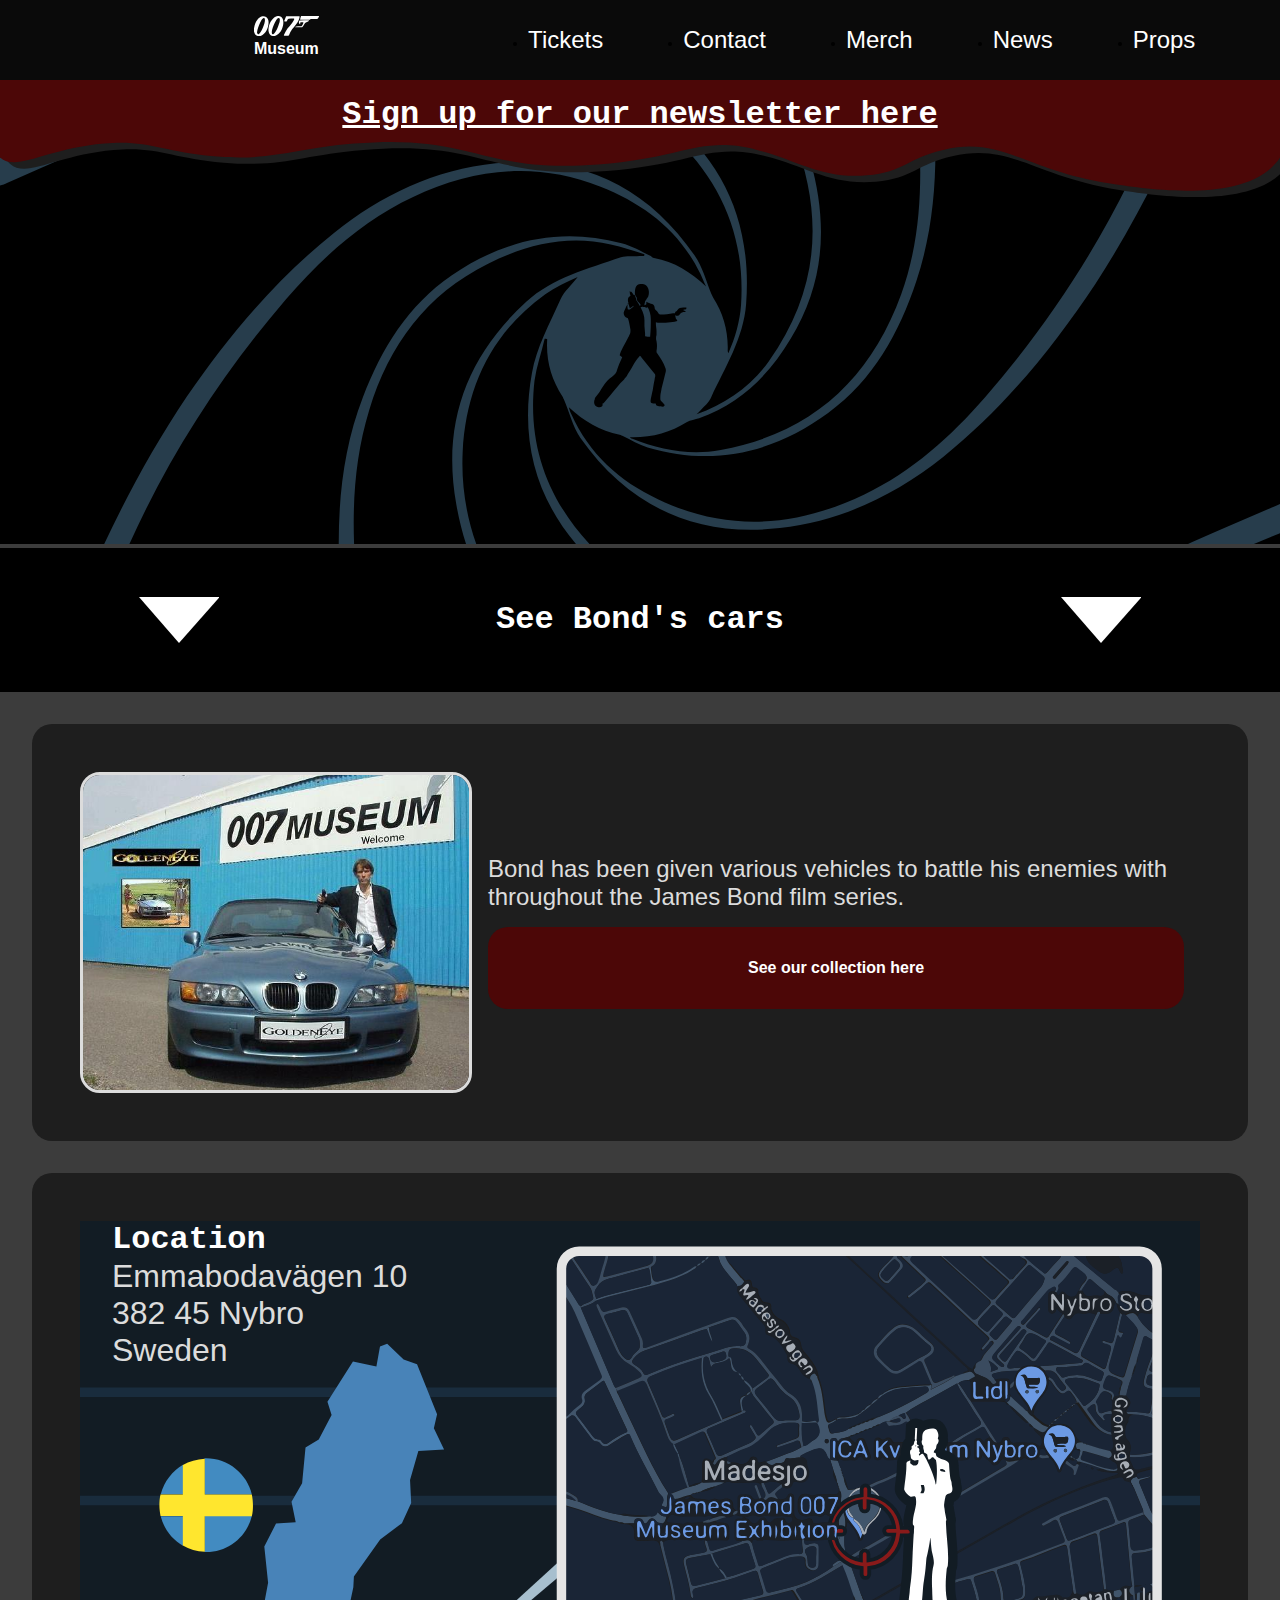
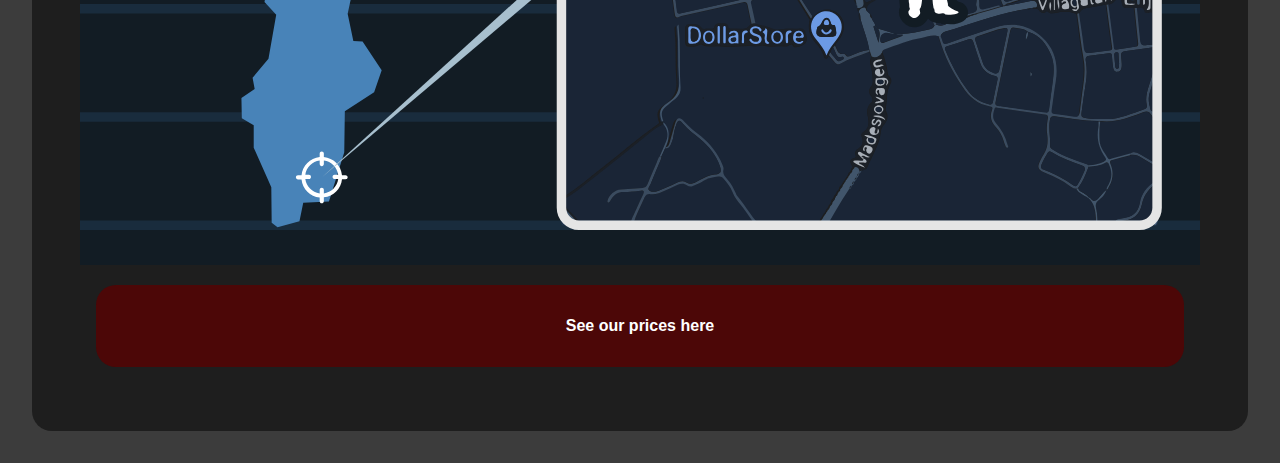
<file: index.html>
<!DOCTYPE html>
<html>
  <head>
    <link rel="stylesheet" href="style.css">
    <title>007museum.com</title>
    <script src="nav.js" defer></script>
  </head>
  
  <header class="primary-header flex sticky">
    <div></div>
    <div class="logo first-logo">
      <a href="index.html">
        <img src="images/007logo.svg">
        <h1>Museum</h1>
      </a>
    </div>

    <button aria-controls="primary-navigation" 
    aria-expanded="false" class="mobile-nav-toggle">
      <span 
        class="sr-only">Menu</span>
    </button>

    <nav>
      <ul data-visible="false" id="primary-navigation" class="primary-navigation flex">
        <li class="nav-link"><a href="tickets.html">Tickets</a></li>
        <li class="nav-link"><a href="contact.html">Contact</a></li>
        <li class="nav-link"><a href="merch.html">Merch</a></li>
        <li class="nav-link"><a href="news.html">News</a></li>
        <li class="nav-link"><a href="props.html">Props</a></li>
      </ul>
    </nav>
  </header>

  <body>
    <div id="primary-container-index" class="primary-container">
      <div id="overlay" class="hidden"></div>
      <div class="container">
        <h2 class="call-to-action"><a href="newsletter.html">Sign up for our newsletter here</a></h2>
        <picture>
          <source srcset="images/gunbarrel-dt.svg" media="(min-width: 70em)"/>
          <img class="gunbarrel" src="images/gunbarrel.svg" alt="Bond shooting through a gunbarrel, towards you.">
        </picture>
      </div>

      <div id="come-see" class="flex">
        <img class="arrow" src="images/down.svg" alt="Arrow pointing down.">
        <h2>See Bond's cars</h2>
        <img class="arrow" src="images/down.svg" alt="Arrow pointing down.">
      </div>

      <div class="description flex">
        <img src="images/bmwz3.jpg" alt="BMW Z3, car from Goldeneye, next to the owner of the museum.">
        <div>
          <p>Bond has been given various 
            vehicles to battle his enemies with throughout the James Bond film series. 
          </p>
          <div class="see-btn">
            <h1>
              <a href="props.html">See our collection here</a>
            </h1>
          </div>
        </div>
      </div>

      <div class="container map flex">

        <div class="address">
          <h2>Location</h2>
          <p>Emmabodavägen 10</p>
          <p>382 45 Nybro</p>
          <p>Sweden</p>
        </div>
        <picture class="map-image">
          <source srcset="images/map-dt.svg" media="(min-width: 70em)"/>
          <img src="images/map_adr_above.svg" alt="A map marking the location of Nybro James Bond Museum">
        </picture>
        <div class="see-btn">
          <h1>
            <a href="tickets.html">See our prices here</a>
          </h1>
          
        </div>
      </div>
    </div>
  </body>
</html>
</file>
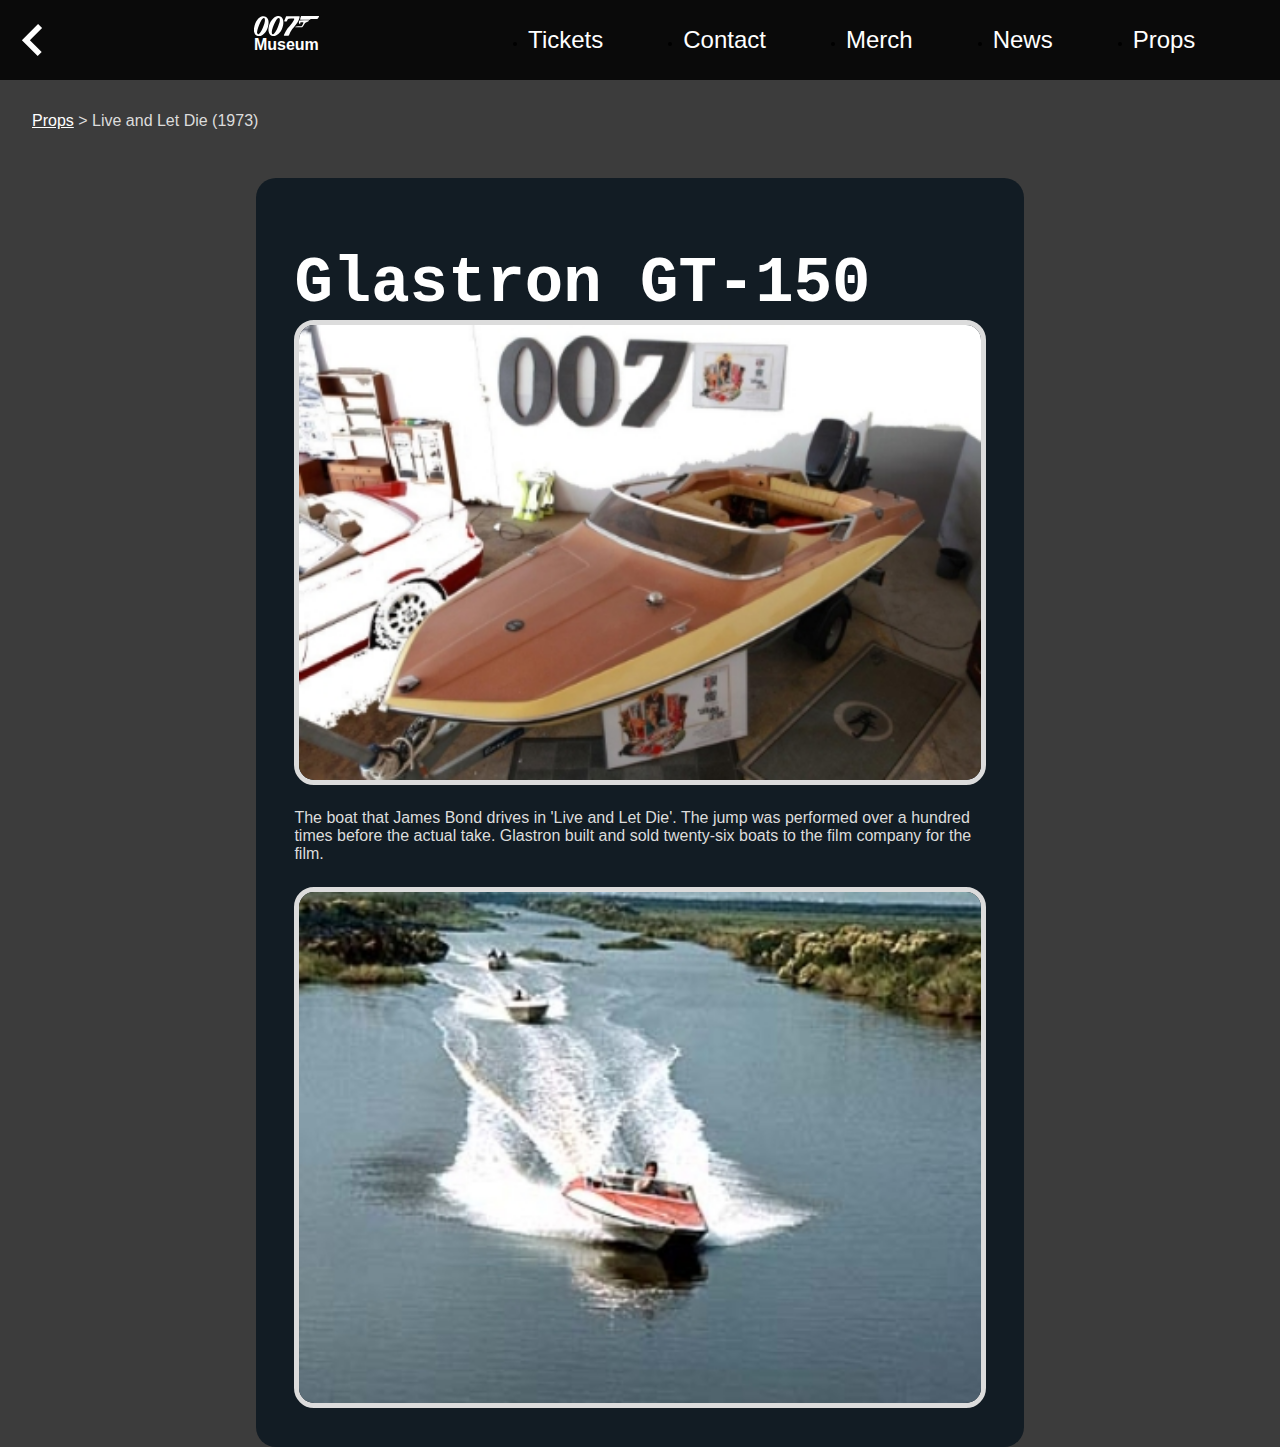
<file: 1973.html>
<html>
  <head>
    <link rel="stylesheet" href="style.css">
    <title>Glastron GT-150</title>
    <script src="nav.js" defer></script>
  </head>
  <header class="primary-header flex sticky">
    <a href="props.html">
      <img class="back" src="images/back.svg" alt="Back arrow">
    </a>
    <div class="logo">
      <a href="index.html">
        <img src="images/007logo.svg">
        <h1>Museum</h1>
      </a>
    </div>

    <button aria-controls="primary-navigation" 
    aria-expanded="false" class="mobile-nav-toggle">
      <span 
        class="sr-only">Menu</span>
    </button>

    <nav>
      <ul data-visible="false" id="primary-navigation" class="primary-navigation flex">
        <li class="nav-link"><a href="tickets.html">Tickets</a></li>
        <li class="nav-link"><a href="contact.html">Contact</a></li>
        <li class="nav-link"><a href="merch.html">Merch</a></li>
        <li class="nav-link"><a href="news.html">News</a></li>
        <li class="nav-link"><a href="props.html">Props</a></li>
      </ul>
    </nav>
  </header>
  <body>
    <div id="overlay" class="hidden"></div>
    <div class="primary-container">
      <div class="breadcrumbs">
        <p><a class="crumb-link" href="props.html">Props</a> > Live and Let Die (1973)</p>
      </div>

      <div class="news-column">
        <div class="news-article">
          <div class="date-headline flex">
            <h3>Glastron GT-150</h3>
          </div>
          <img class="vehicle-img" src="images/Glastron_GT-150_1.jpg" alt="Glastron_GT-150_1">
          <p>
            The boat that James Bond drives in 'Live and Let Die'. 
            The jump was performed over a hundred times before 
            the actual take. Glastron built and sold twenty-six 
            boats to the film company for the film.
          </p>
          <img class="vehicle-img" src="images/Glastron_GT-150_2.jpg" alt="Glastron_GT-150_1">
        </div>
      </div>
    </div>
  </body>
</html>
</file>
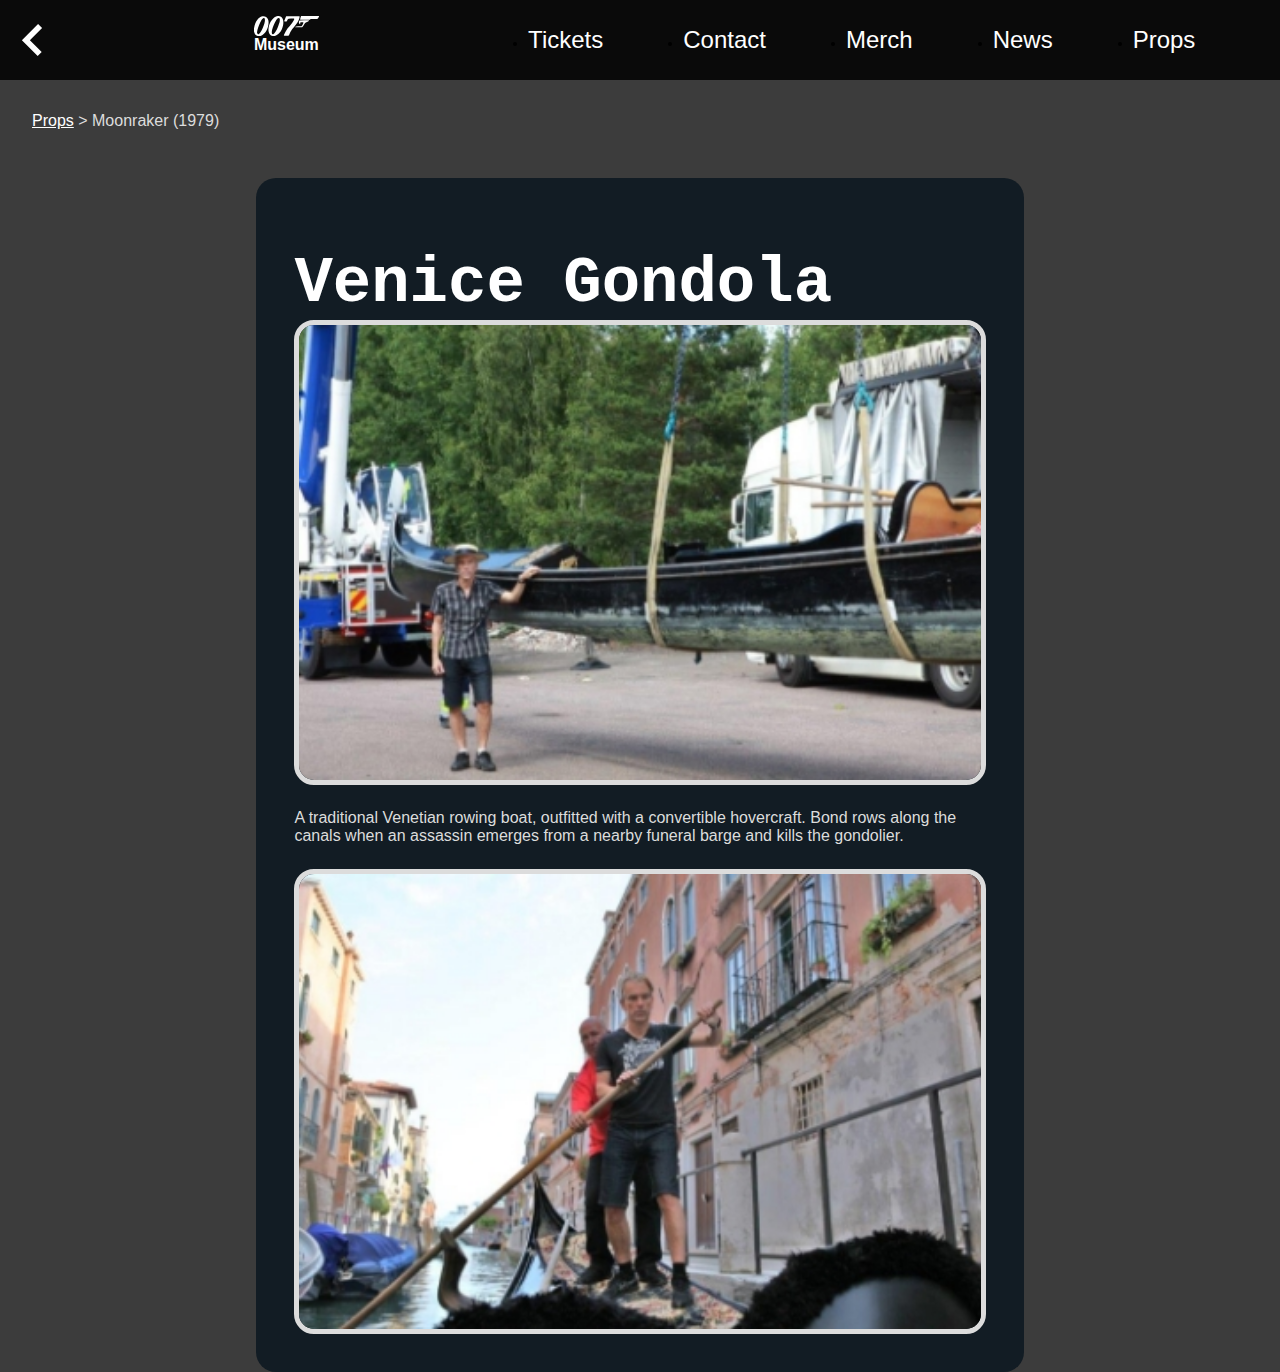
<file: 1979.html>
<html>
  <head>
    <link rel="stylesheet" href="style.css">
    <title>Venice Gondola</title>
    <script src="nav.js" defer></script>
  </head>
  <header class="primary-header flex sticky">
    <a href="props.html">
      <img class="back" src="images/back.svg" alt="Back arrow">
    </a>
    <div class="logo">
      <a href="index.html">
        <img src="images/007logo.svg">
        <h1>Museum</h1>
      </a>
    </div>

    <button aria-controls="primary-navigation" 
    aria-expanded="false" class="mobile-nav-toggle">
      <span 
        class="sr-only">Menu</span>
    </button>

    <nav>
      <ul data-visible="false" id="primary-navigation" class="primary-navigation flex">
        <li class="nav-link"><a href="tickets.html">Tickets</a></li>
        <li class="nav-link"><a href="contact.html">Contact</a></li>
        <li class="nav-link"><a href="merch.html">Merch</a></li>
        <li class="nav-link"><a href="news.html">News</a></li>
        <li class="nav-link"><a href="props.html">Props</a></li>
      </ul>
    </nav>
  </header>
  <body>
    <div id="overlay" class="hidden"></div>
    <div class="primary-container">
      <div class="breadcrumbs">
        <p><a class="crumb-link" href="props.html">Props</a> > Moonraker (1979)</p>
      </div>

      <div class="news-column">
        <div class="news-article">
          <div class="date-headline flex">
            <h3>Venice Gondola</h3>
          </div>
          <img class="vehicle-img" src="images/Venice_Gondola_1.jpg" alt="BMW Z3 Roadster">
          <p>
            A traditional Venetian rowing boat, 
            outfitted with a convertible hovercraft. 
            Bond rows along the canals when an assassin 
            emerges from a nearby funeral barge and kills 
            the gondolier. 
          </p>
          <img class="vehicle-img" src="images/Venice_Gondola_2.jpg" alt="BMW Z3 Roadster">
        </div>
      </div>
    </div>
  </body>
</html>
</file>
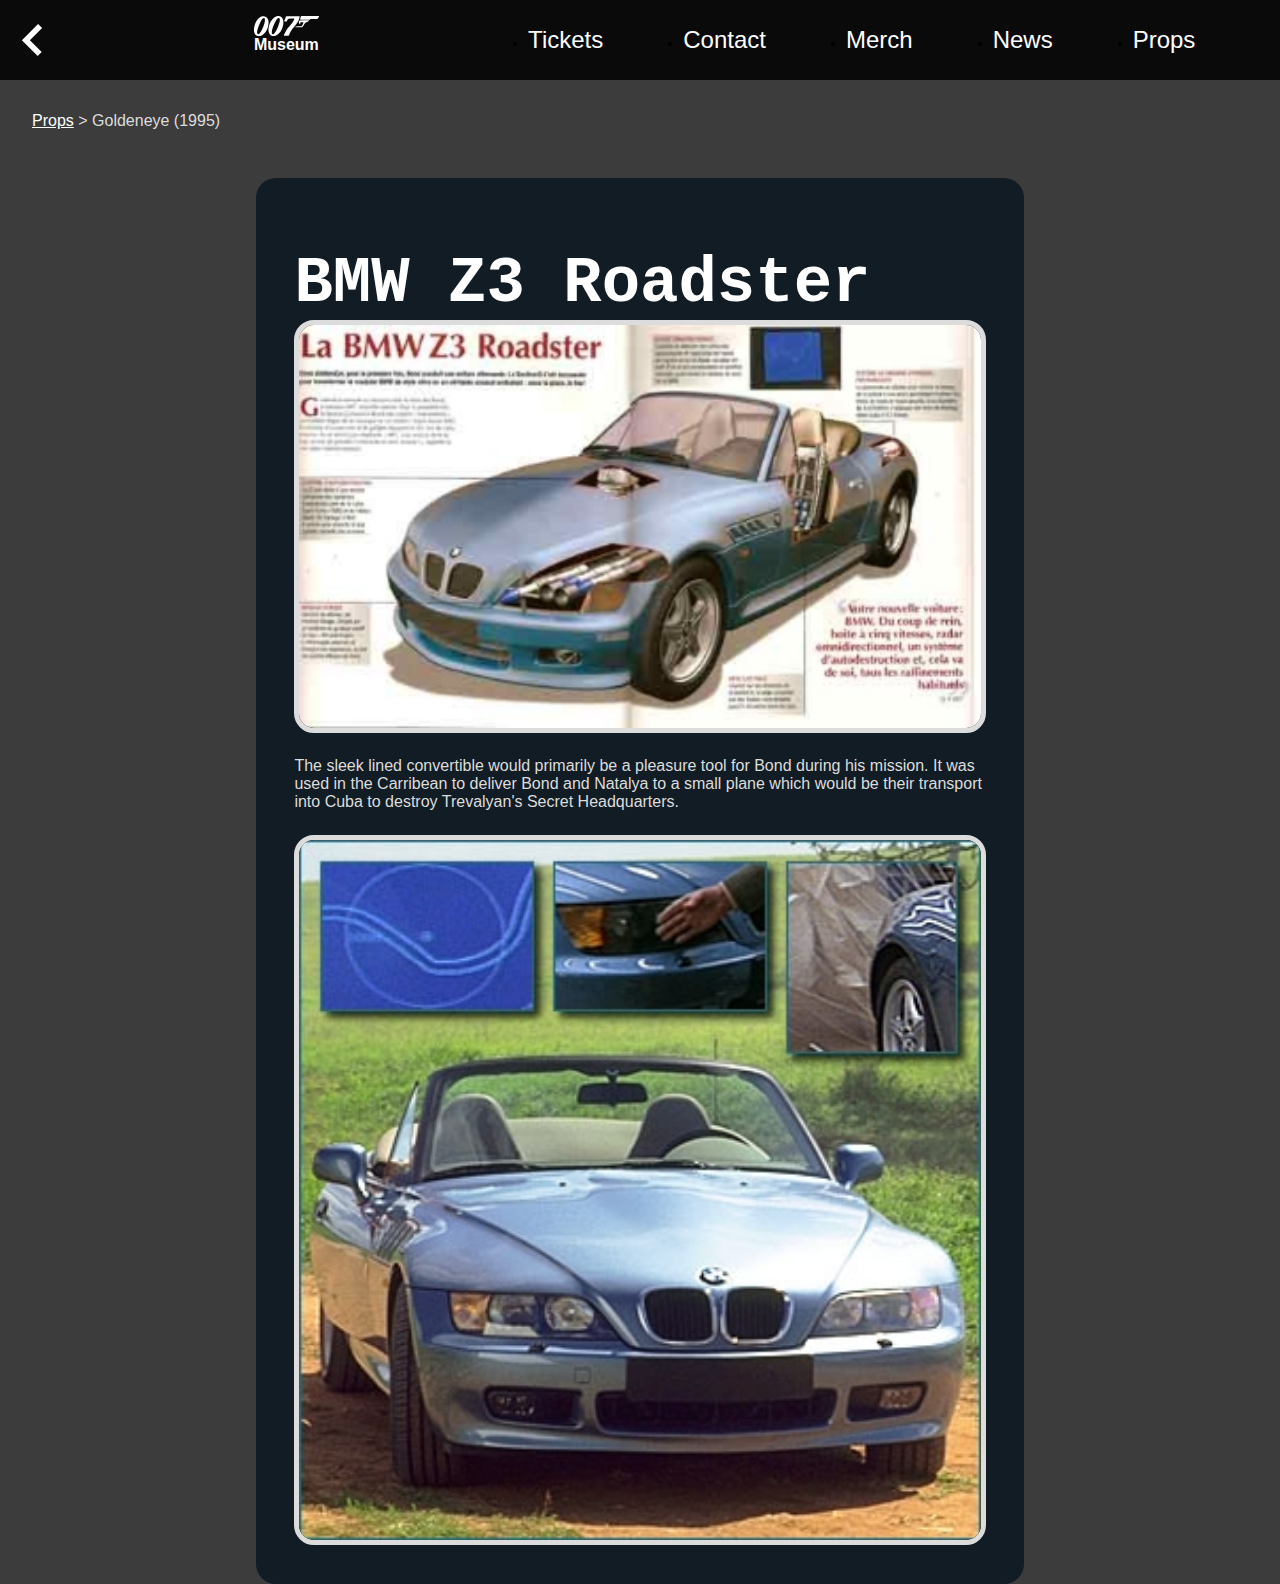
<file: 1995.html>
<html>
  <head>
    <link rel="stylesheet" href="style.css">
    <title>BMW Z3 Roadster</title>
    <script src="nav.js" defer></script>
  </head>
  <header class="primary-header flex sticky">
    <a href="props.html">
      <img class="back" src="images/back.svg" alt="Back arrow">
    </a>
    <div class="logo">
      <a href="index.html">
        <img src="images/007logo.svg">
        <h1>Museum</h1>
      </a>
    </div>

    <button aria-controls="primary-navigation" 
    aria-expanded="false" class="mobile-nav-toggle">
      <span 
        class="sr-only">Menu</span>
    </button>

    <nav>
      <ul data-visible="false" id="primary-navigation" class="primary-navigation flex">
        <li class="nav-link"><a href="tickets.html">Tickets</a></li>
        <li class="nav-link"><a href="contact.html">Contact</a></li>
        <li class="nav-link"><a href="merch.html">Merch</a></li>
        <li class="nav-link"><a href="news.html">News</a></li>
        <li class="nav-link"><a href="props.html">Props</a></li>
      </ul>
    </nav>
  </header>
  <body>
    <div id="overlay" class="hidden"></div>
    <div class="primary-container">
      <div class="breadcrumbs">
        <p><a class="crumb-link" href="props.html">Props</a> > Goldeneye (1995)</p>
      </div>

      <div class="news-column">
        <div class="news-article">
          <div class="date-headline flex">
            <h3>BMW Z3 Roadster</h3>
          </div>
          <img class="vehicle-img" src="images/BMW_Z3_Roadster_1.jpg" alt="BMW Z3 Roadster">
          <p>
            The sleek lined convertible would primarily 
            be a pleasure tool for Bond during his mission. 
            It was used in the Carribean to deliver Bond and 
            Natalya to a small plane which would be their 
            transport into Cuba to destroy Trevalyan's 
            Secret Headquarters.
          </p>
          <img class="vehicle-img" src="images/BMW_Z3_Roadster_2.jpg" alt="BMW Z3 Roadster">
        </div>
      </div>
    </div>
  </body>
</html>
</file>
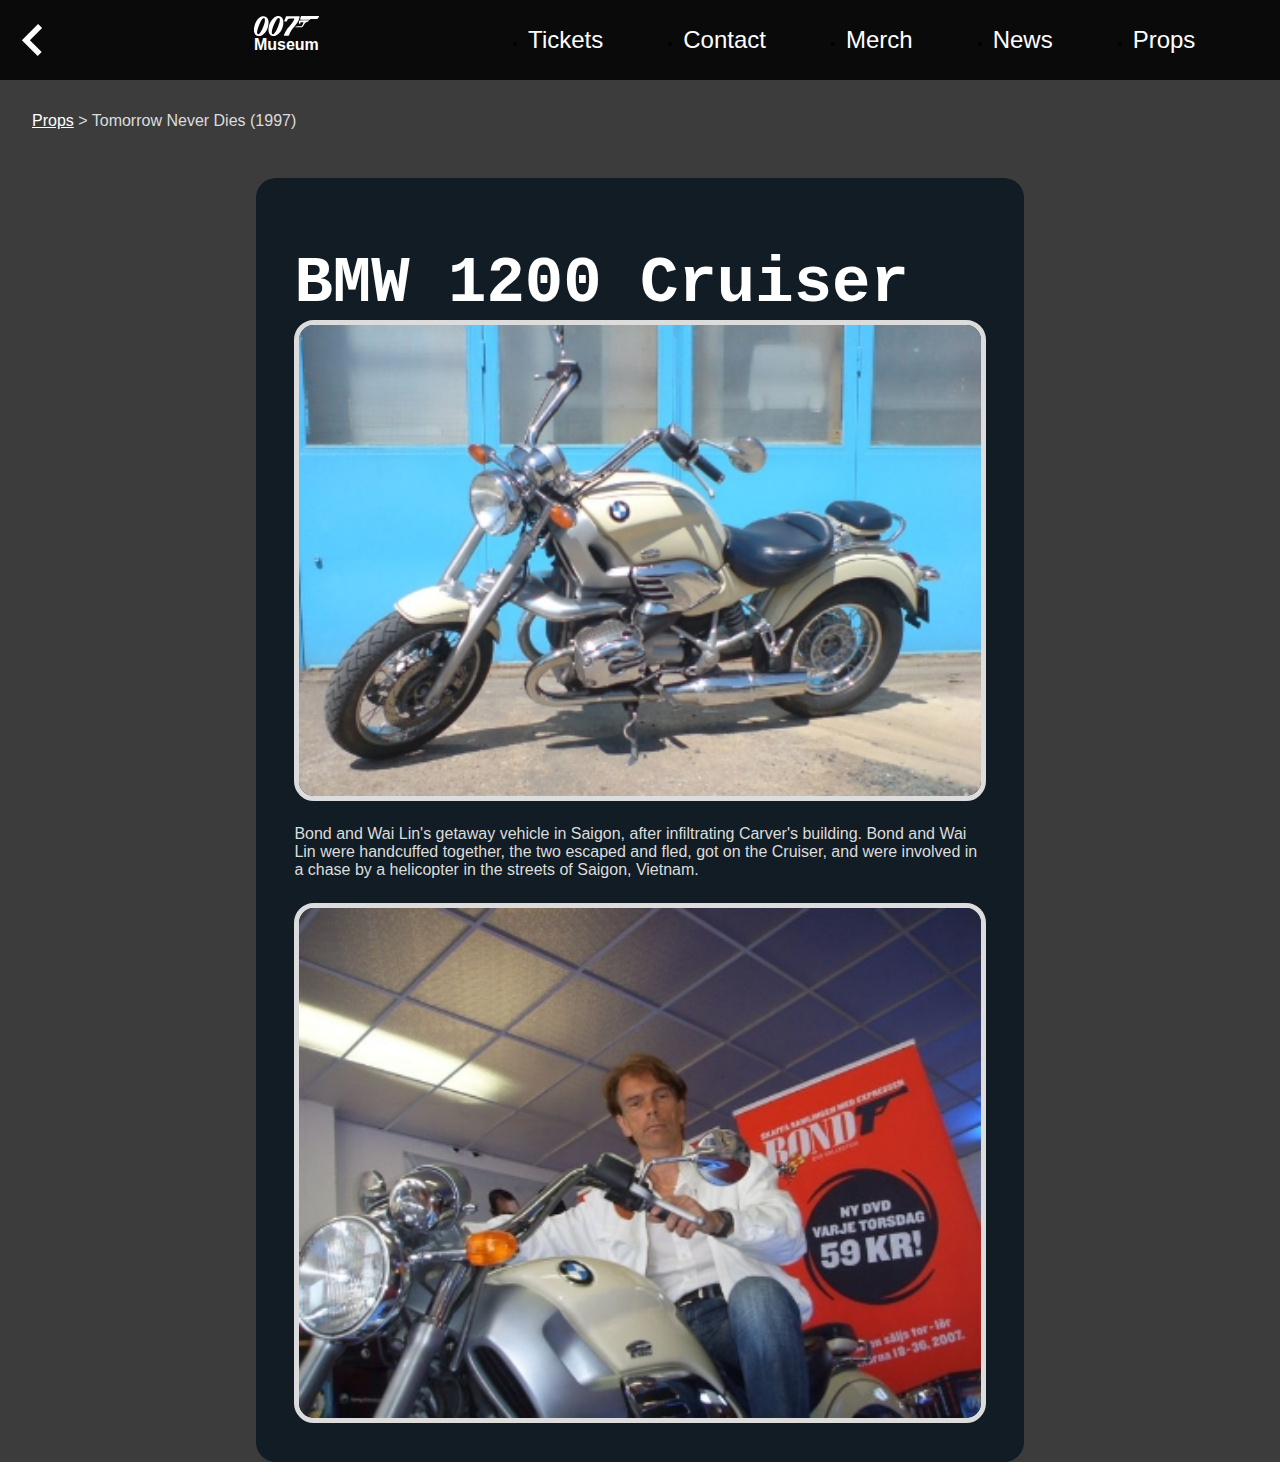
<file: 1997.html>
<html>
  <head>
    <link rel="stylesheet" href="style.css">
    <title>BMW 1200 Cruiser</title>
    <script src="nav.js" defer></script>
  </head>
  <header class="primary-header flex sticky">
    <a href="props.html">
      <img class="back" src="images/back.svg" alt="Back arrow">
    </a>
    <div class="logo">
      <a href="index.html">
        <img src="images/007logo.svg">
        <h1>Museum</h1>
      </a>
    </div>

    <button aria-controls="primary-navigation" 
    aria-expanded="false" class="mobile-nav-toggle">
      <span 
        class="sr-only">Menu</span>
    </button>

    <nav>
      <ul data-visible="false" id="primary-navigation" class="primary-navigation flex">
        <li class="nav-link"><a href="tickets.html">Tickets</a></li>
        <li class="nav-link"><a href="contact.html">Contact</a></li>
        <li class="nav-link"><a href="merch.html">Merch</a></li>
        <li class="nav-link"><a href="news.html">News</a></li>
        <li class="nav-link"><a href="props.html">Props</a></li>
      </ul>
    </nav>
  </header>
  <body>
    <div id="overlay" class="hidden"></div>
    <div class="primary-container">
      <div class="breadcrumbs">
        <p><a class="crumb-link" href="props.html">Props</a> > Tomorrow Never Dies (1997)</p>
      </div>

      <div class="news-column">
        <div class="news-article">
          <div class="date-headline flex">
            <h3>BMW 1200 Cruiser</h3>
          </div>
          <img class="vehicle-img" src="images/BMW_1200_Cruiser_1.jpg" alt="BMW 1200 Cruiser">
          <p>
            Bond and Wai Lin's getaway vehicle in Saigon, 
            after infiltrating Carver's building. 
            Bond and Wai Lin were handcuffed together, 
            the two escaped and fled, got on the Cruiser, 
            and were involved in a chase by a helicopter 
            in the streets of Saigon, Vietnam.
          </p>
          <img class="vehicle-img" src="images/BMW_1200_Cruiser_2.jpg" alt="Gunnar Schäfer on a BMW 1200 Cruiser">
        </div>
      </div>
    </div>
  </body>
</html>
</file>
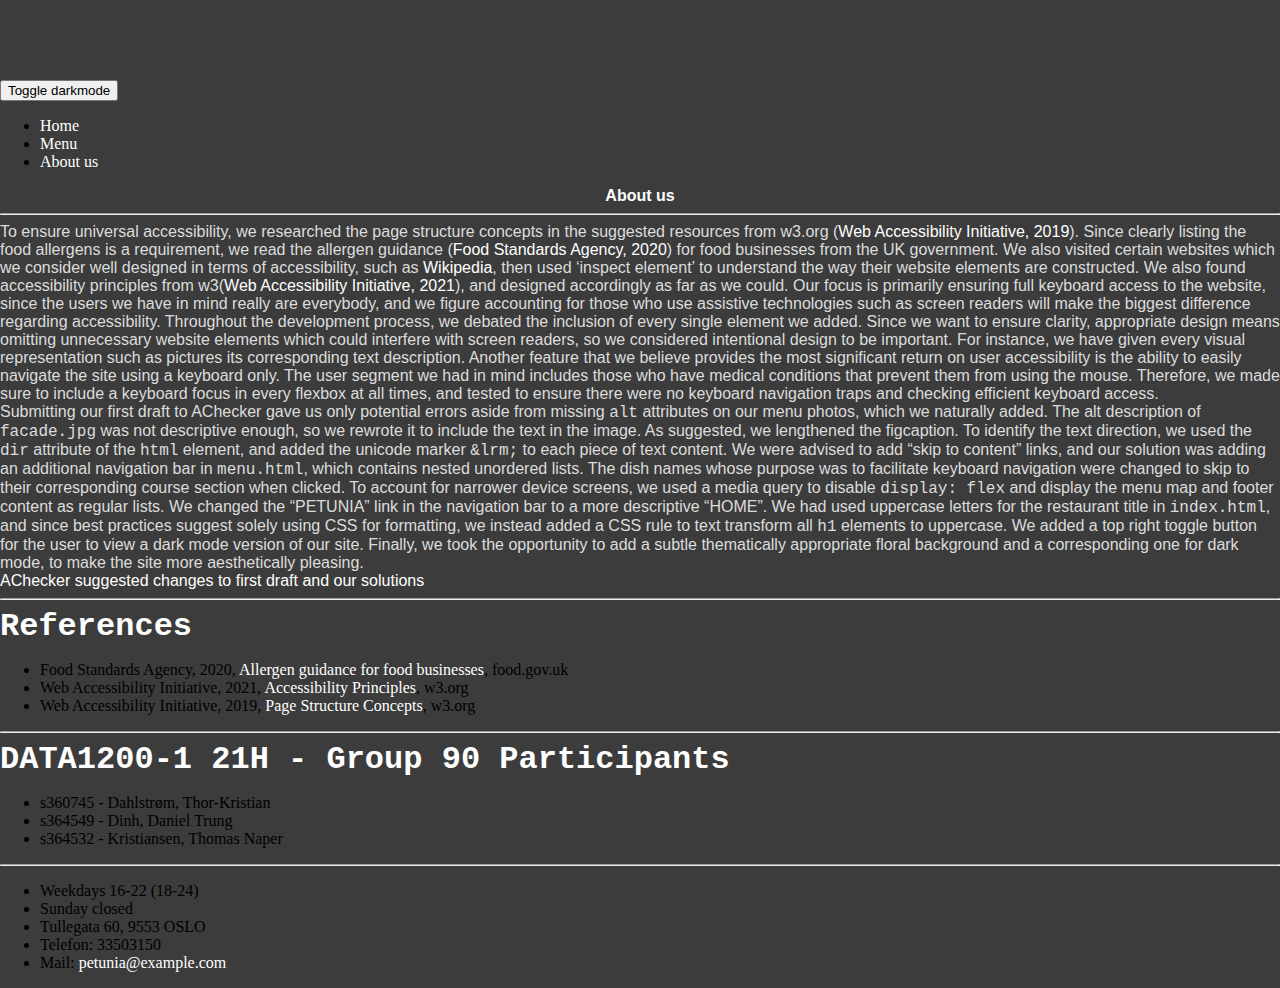
<file: aboutus.html>
<!DOCTYPE html>
<html lang="en" dir="ltr">
<head>
  <meta charset="UTF-8">
  <meta http-equiv="X-UA-Compatible" content="IE=edge">
  <meta name="viewport" content="width=device-width, initial-scale=1.0">
  <title>About Us</title>
  <link rel="stylesheet" href="style.css">
  <script>
    function myFunction() {
    var element = document.body;
    element.classList.toggle("dark");
    }
</script>
</head>

<body>
  <header id="header">
    <div class="mode">        
      <button class="change" onclick="myFunction()">Toggle darkmode</button>
  </div>
    <nav>
    <ul class="nav">
      <li><a href="index.html">Home</a></li>
      <li><a href="menu.html">Menu</a> </li>
      <li><a href="aboutus.html">About us</a></li>
    </ul>
    </nav>
    </header>

    <h1>About us</h1>
    <div class="info" id="infotext">
      <hr>
      <p>
        &lrm;To ensure universal accessibility, we researched the page structure concepts in the suggested 
        resources from w3.org (<a href="https://www.w3.org/WAI/tutorials/page-structure/">Web Accessibility Initiative, 2019</a>). Since clearly listing the food allergens is a requirement, we read the 
        allergen guidance (<a href="https://www.food.gov.uk/business-guidance/allergen-guidance-for-food-businesses">Food Standards Agency, 2020</a>) for food businesses from the UK government. We also visited certain websites 
        which we consider well designed in terms of accessibility, such as <a href="https://en.wikipedia.org/wiki/Main_Page">Wikipedia</a>, then used 
        ‘inspect element’ to understand the way their website elements are constructed. 
        We also found accessibility principles from w3(<a href="https://www.w3.org/WAI/fundamentals/accessibility-principles/">Web Accessibility Initiative, 2021</a>), and designed accordingly as far as we could. 
        Our focus is primarily ensuring full keyboard access to the website, since the users we have in 
        mind really are everybody, and we figure accounting for those who use assistive technologies 
        such as screen readers will make the biggest difference regarding accessibility. Throughout the 
        development process, we debated the inclusion of every single element we added. Since we want to 
        ensure clarity, appropriate design means omitting unnecessary website elements which could 
        interfere with screen readers, so we considered intentional design to be important. 
        For instance, we have given every visual representation such as pictures its corresponding text 
        description. Another feature that we believe provides the most significant return on user 
        accessibility is the ability to easily navigate the site using a keyboard only. 
        The user segment we had in mind includes those who have medical conditions that prevent them 
        from using the mouse. Therefore, we made sure to include a keyboard focus in every flexbox at 
        all times, and tested to ensure there were no keyboard navigation traps and checking efficient keyboard 
        access.
      </p>
      <p>
        &lrm;Submitting our first draft to AChecker gave us only potential errors aside from missing 
        <code>alt</code> attributes on our menu photos, which we naturally added. The alt description of <code>facade.jpg</code> 
        was not descriptive enough, so we rewrote it to include the text in the image. As suggested, we 
        lengthened the figcaption. To identify the text direction, we used the <code>dir</code> attribute of the <code>html</code> 
        element, and added the unicode marker <code>&#38;lrm&#59;</code> to each piece of text content. We were advised to 
        add “skip to content” links, and our solution was adding an additional navigation bar in <code>menu.html</code>, 
        which contains nested unordered lists. The dish names whose purpose was to facilitate keyboard 
        navigation were changed to skip to their corresponding course section when clicked. To account for 
        narrower device screens, we used a media query to disable <code>display&#58; flex</code> and display the menu map and 
        footer content as regular lists. We changed the “PETUNIA” link in the navigation bar to a more 
        descriptive “HOME”. We had used uppercase letters for the restaurant title in <code>index.html</code>, and 
        since best practices suggest solely using CSS for formatting, we instead added a CSS rule to text 
        transform all <code>h1</code> elements to uppercase. We added a top right toggle button for the user to 
        view a dark mode version of our site. Finally, we took the opportunity to add a subtle thematically 
        appropriate floral background and a corresponding one for dark mode, to make the site more aesthetically pleasing.
      </p>
      
      <p><a href="achecker.html">AChecker suggested changes to first draft and our solutions</a></p>
      <hr>
      <h2>References</h2>
      <ul>
        <li>Food Standards Agency, 2020, <a href="https://www.food.gov.uk/business-guidance/allergen-guidance-for-food-businesses">Allergen guidance for food businesses</a>, food.gov.uk</li>
        <li>Web Accessibility Initiative, 2021, <a href="https://www.w3.org/WAI/fundamentals/accessibility-principles/">Accessibility Principles</a>, w3.org</li>
        <li>Web Accessibility Initiative, 2019, <a href="https://www.w3.org/WAI/tutorials/page-structure/">Page Structure Concepts</a>, w3.org</li>
      </ul>
      <hr>
      <h2>DATA1200-1 21H - Group 90 Participants</h2>
      <ul>
        <li>s360745 - Dahlstrøm, Thor-Kristian</li>
        <li>s364549 - Dinh, Daniel Trung</li>
        <li>s364532 - Kristiansen, Thomas Naper</li>  
      </ul>
      <hr>
      </div>
        <footer id="footer">
          <ul class="nav">
            <li>Weekdays 16-22 (18-24)</li>
            <li>Sunday closed</li>
            <li>Tullegata 60, 9553 OSLO</li>
            <li>Telefon: 33503150</li>
            <li>Mail: <a href="mailto:petunia@example.com">petunia@example.com</a></li>
          </ul>
        </footer>
</body>
</html>
</file>
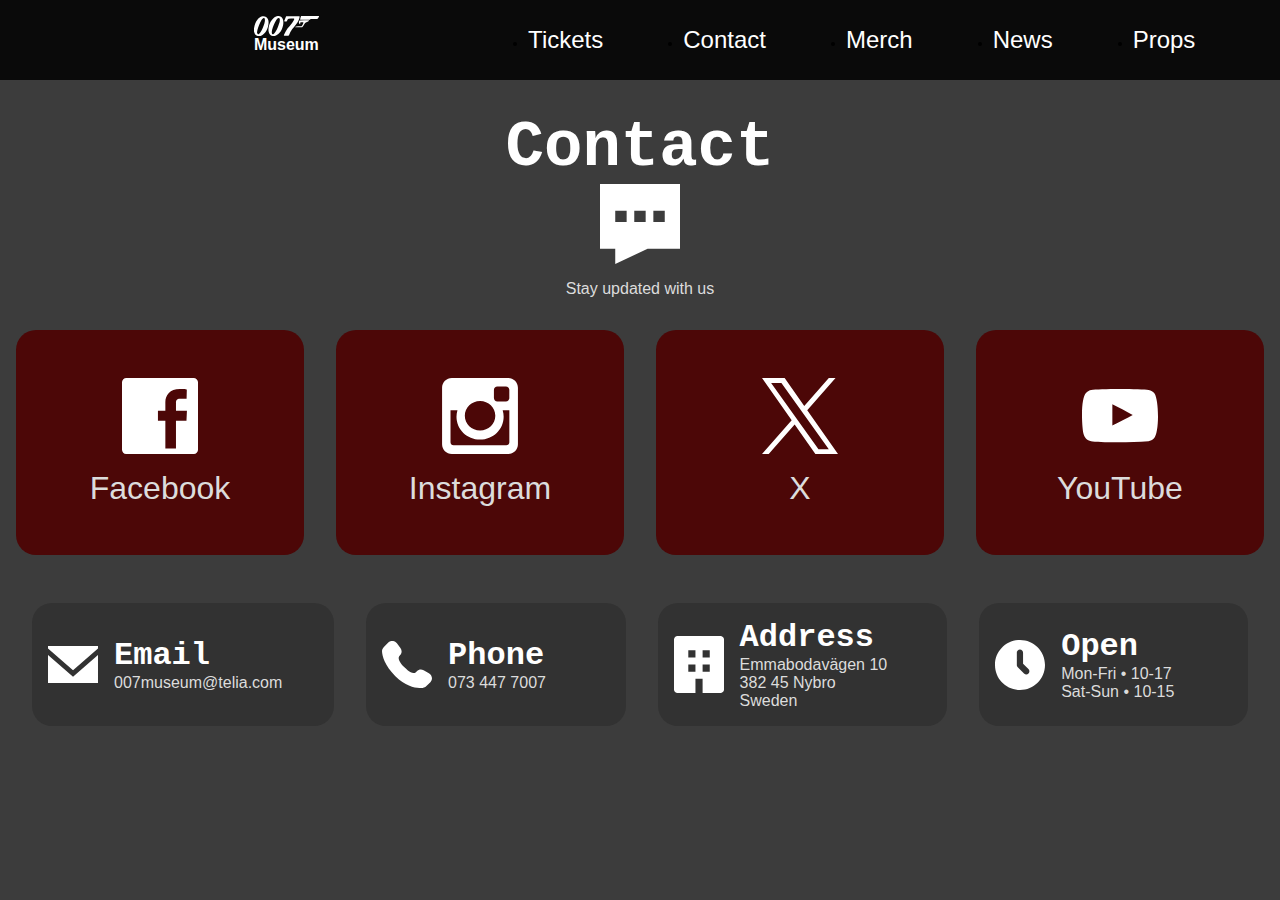
<file: contact.html>
<html>
  <head>
    <link rel="stylesheet" href="style.css">
    <title>Contact</title>
    <script src="nav.js" defer></script>
  </head>
  <header class="primary-header flex sticky">
    <div></div>
    <div class="logo">
      <a href="index.html">
        <img src="images/007logo.svg">
        <h1>Museum</h1>
      </a>
    </div>
    

    <button aria-controls="primary-navigation" 
    aria-expanded="false" class="mobile-nav-toggle">
      <span 
        class="sr-only">Menu</span>
    </button>

    <nav>
      <ul data-visible="false" id="primary-navigation" class="primary-navigation flex">
        <li class="nav-link"><a href="tickets.html">Tickets</a></li>
        <li class="nav-link"><a href="contact.html">Contact</a></li>
        <li class="nav-link"><a href="merch.html">Merch</a></li>
        <li class="nav-link"><a href="news.html">News</a></li>
        <li class="nav-link"><a href="props.html">Props</a></li>
      </ul>
    </nav>
  </header>
  <body>
    <div class="primary-container">
      <div id="overlay" class="hidden"></div>
      <div class="container title flex">
        <h3>Contact</h3>
        <img class="symbol" src="images/message.svg" alt="Speech bubble.">
        <p>Stay updated with us</p>
      </div>

      <div class="socials flex">
        <div class="social-card flex">
          <a href="https://www.facebook.com/007museumnybro">
            <img src="images/facebook.svg" alt="Facebook logo">
            <p>Facebook</p>
          </a>
        </div>

        <div class="social-card flex">
          <a href="https://www.instagram.com/jamesbondmuseum/">
            <img src="images/instagram.svg" alt="Instagram logo">
            <p>Instagram</p>
          </a>
        </div>

        <div class="social-card flex">
          <a href="http://twitter.com/#!/007museum">
            <img src="images/x.svg" alt="x logo">
            <p>X</p>
          </a>
        </div>

        <div class="social-card flex">
          <a href="http://www.youtube.com/user/PEAB007">
            <img src="images/youtube.svg" alt="YouTube logo">
            <p>YouTube</p>
          </a>
        </div>

      </div>


      <div class="contact-list flex">
        <div class="contact flex">
          <img src="images/mail.svg" alt="Mail symbol">
          <div class="contact-detail">
            <h2>Email</h2>
            <p>007museum@telia.com</p>
          </div>
        </div>

        <div class="contact flex">
          <img src="images/phone.svg" alt="Phone symbol">
          <div class="contact-detail">
            <h2>Phone</h2>
            <p>073 447 7007</p>
          </div>
        </div>

        <div class="contact flex">
          <img src="images/building.svg" alt="Building symbol">
          <div class="contact-detail">
            <h2>Address</h2>
            <p>Emmabodavägen 10</p>
            <p>382 45 Nybro</p>
            <p>Sweden</p>
          </div>
        </div>

        <div class="contact flex">
          <img src="images/clock.svg" alt="Clock symbol">
          <div class="contact-detail">
            <h2>Open</h2>
            <div class="flex"><p>Mon-Fri • 10-17</p></div>
            <div class="flex"><p>Sat-Sun • 10-15</p></div>
          </div>
        </div>
      </div>
      
    </div>
    
  </body>
</html>
</file>
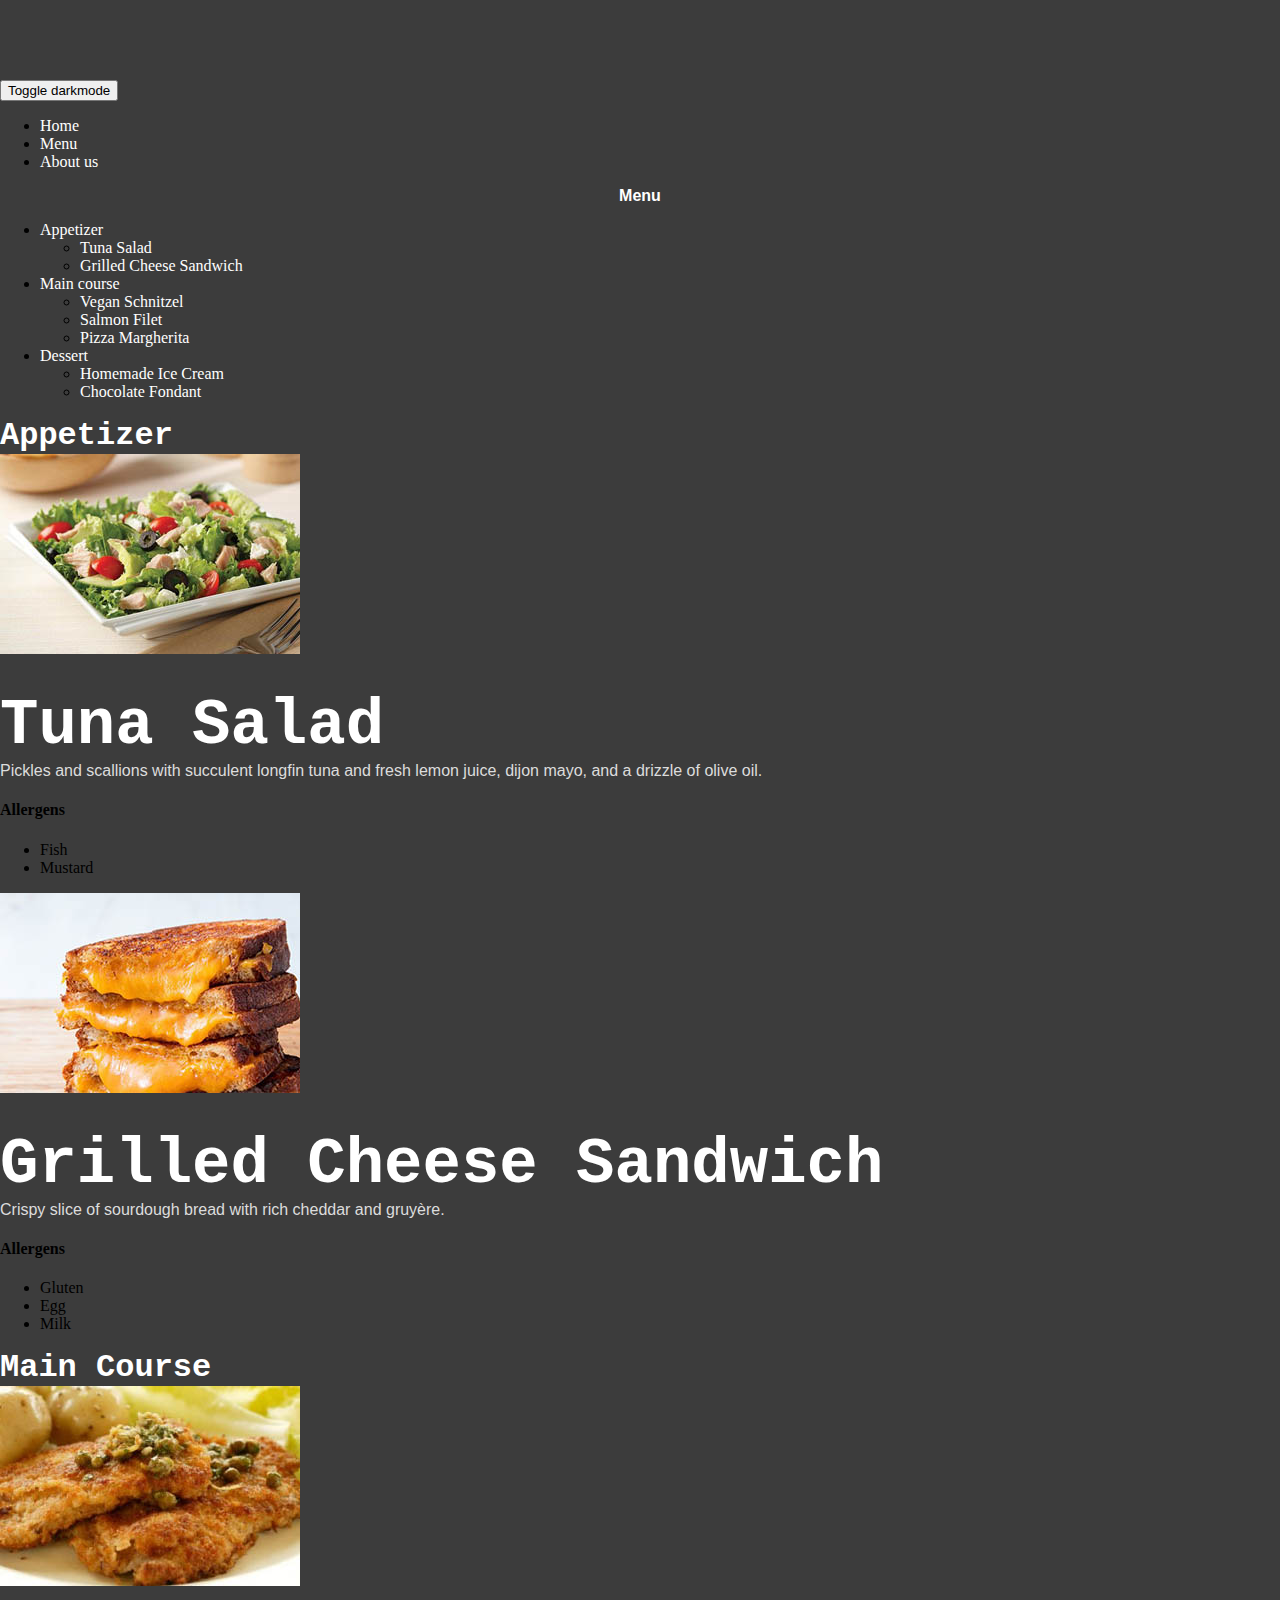
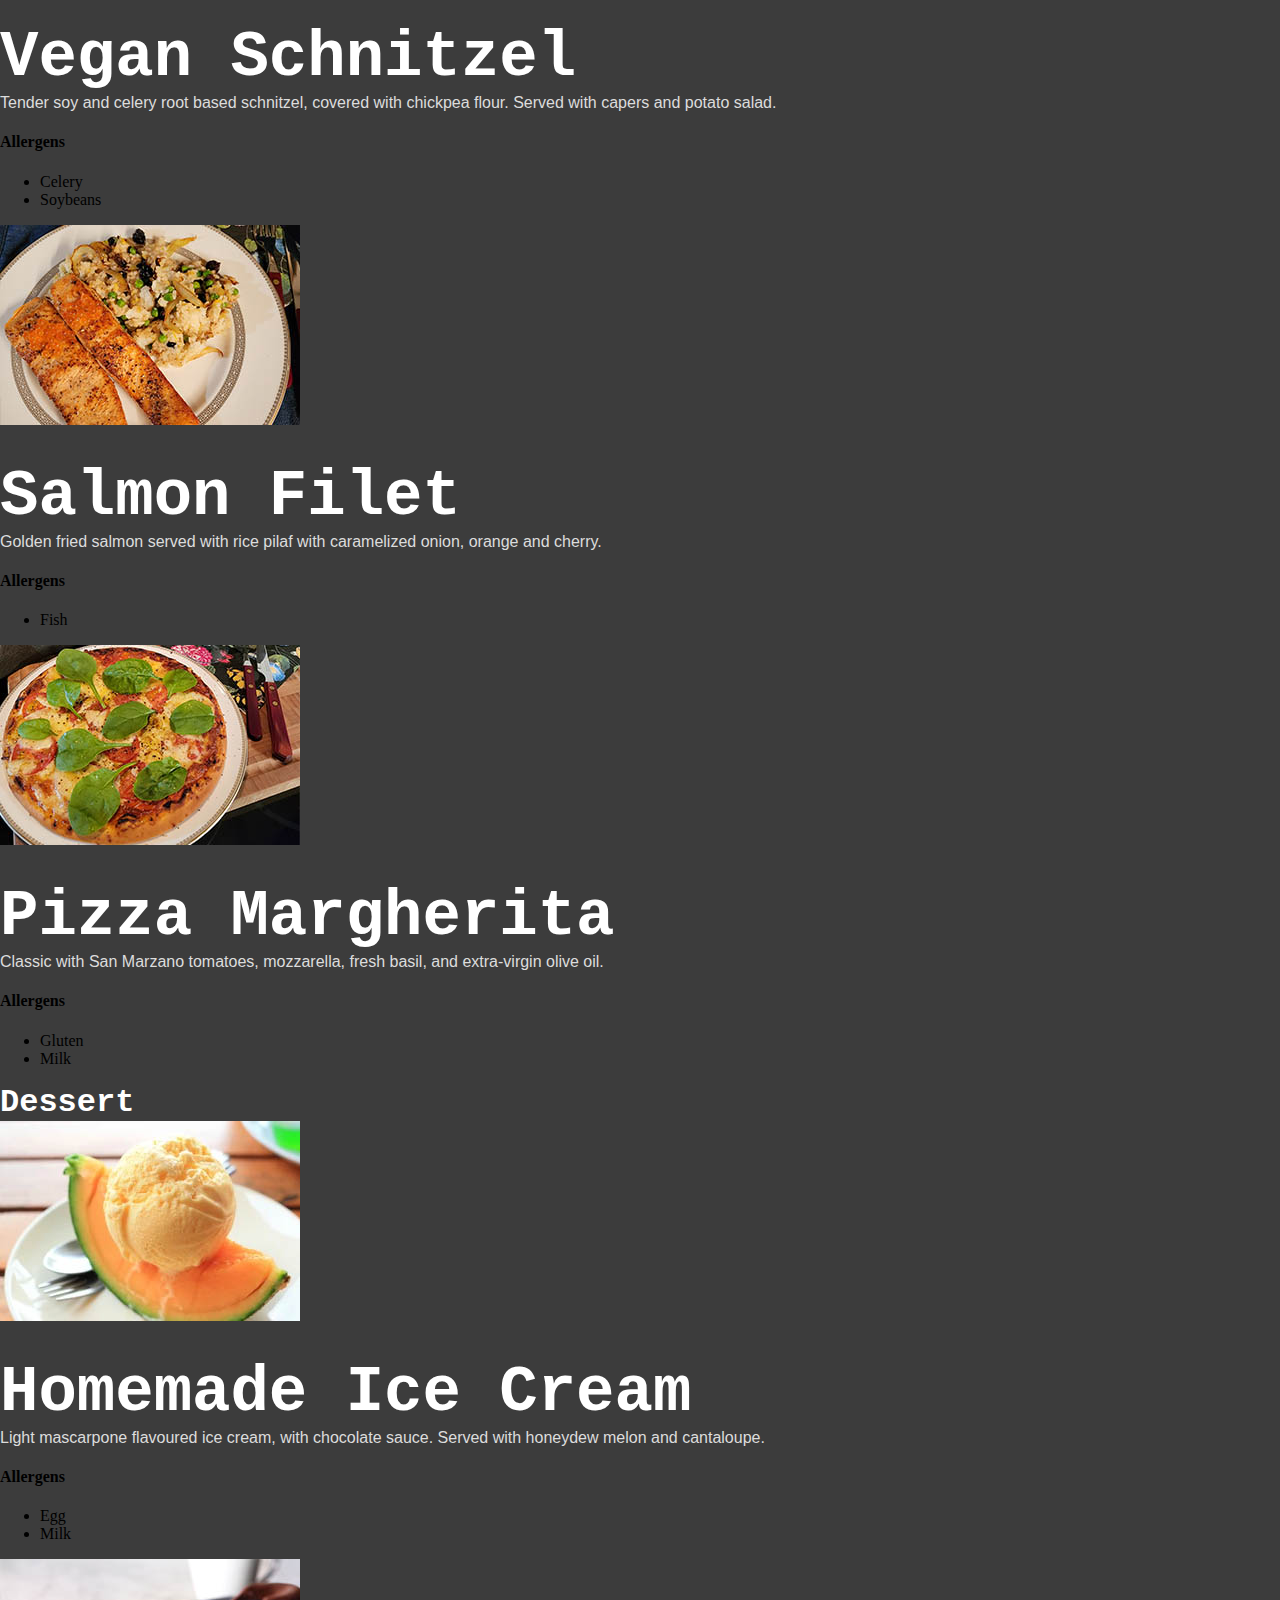
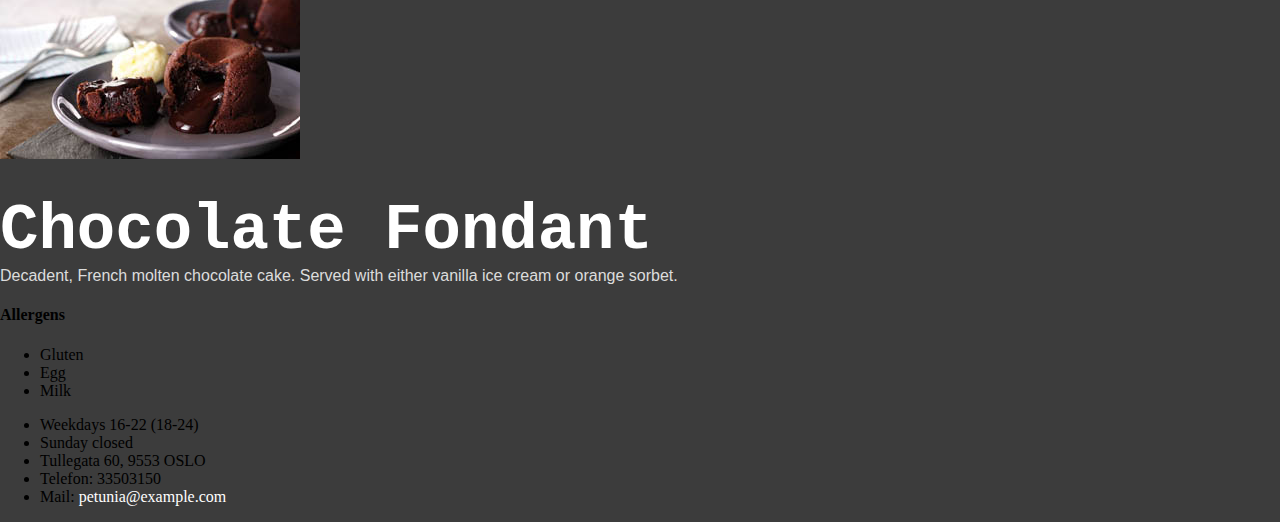
<file: menu.html>
<!DOCTYPE html>
<html lang="en" dir="ltr">
<head>
  <meta charset="UTF-8">
  <meta http-equiv="X-UA-Compatible" content="IE=edge">
  <meta name="viewport" content="width=device-width, initial-scale=1.0">
  <title>Menu</title>
  <link rel="stylesheet" href="style.css">
  <script>
    function myFunction() {
    var element = document.body;
    element.classList.toggle("dark");
    }
</script>
  
</head>

<body>
  <header id="header">
    <div class="mode">        
      <button class="change" onclick="myFunction()">Toggle darkmode</button>
  </div>
    <nav>
      <ul class="nav">
        <li><a href="index.html">Home</a></li>
        <li><a href="menu.html">Menu</a> </li>
        <li><a href="aboutus.html">About us</a></li>
      </ul>
    </nav>
  </header>

  <h1>Menu</h1>

  <div class="coursemap" id="menumap">
    <ul class="nav">
      <li><a href="#appetizer">Appetizer</a>
        <ul>
          <li><a href="#tunasalad">Tuna Salad</a></li>
          <li><a href="#grilledcheese">Grilled Cheese Sandwich</a></li>
        </ul>
      </li>
      <li><a href="#main">Main course</a>
        <ul>
          <li><a href="#veganschnitzel">Vegan Schnitzel</a></li>
          <li><a href="#salmonfilet">Salmon Filet</a></li>
          <li><a href="#pizza">Pizza Margherita</a></li>
        </ul>
      </li>
      <li><a href="#dessert">Dessert</a>
        <ul>
          <li><a href="#icecream">Homemade Ice Cream</a></li>
          <li><a href="#chocolatefondant">Chocolate Fondant</a></li>
        </ul>
      </li>
    </ul>
  </div>

  <div class="menu" id="menu">
    <h2>Appetizer</h2>

      <div class="course" id="appetizer">
        <div class="dish" id="tunasalad">
          <img src="images/tunasalad.jpg" alt="Tuna on lettuce, cucumber, tomato and black olives">
          <h3><a href="#appetizer">Tuna Salad</a></h3>
          <p>
            &lrm;Pickles and scallions with succulent longfin tuna and fresh lemon juice, dijon mayo, 
            and a drizzle of olive oil.
          </p>
          
          <h4>Allergens</h4>
          <ul>
            <li>Fish</li>
            <li>Mustard</li>
          </ul>
        </div>

        <div class="dish" id="grilledcheese">
          <img src="images/gcheese.jpg" alt="Grilled cheese sandwiched stacked">
          <h3><a href="#appetizer">Grilled Cheese Sandwich</a></h3>
          <p>
            &lrm;Crispy slice of sourdough bread with rich cheddar and gruyère.
          </p>
          
          <h4>Allergens</h4>
          <ul>
            <li>Gluten</li>
            <li>Egg</li>
            <li>Milk</li>
          </ul>
        </div>

      </div>

    <h2>Main Course</h2>

    <div class="course" id="main">

        <div class="dish" id="veganschnitzel">
          <img src="images/schnitzel.jpg" alt="Vegan schnitzel with a few capers on top">
          <h3><a href="#main">Vegan Schnitzel</a></h3>
          <p>
            &lrm;Tender soy and celery root based schnitzel, covered with chickpea flour. 
            Served with capers and potato salad.
          </p>
          
          <h4>Allergens</h4>
          <ul>
            <li>Celery</li>
            <li>Soybeans</li>
          </ul>
        </div>

        <div class="dish" id="salmonfilet">
          <img src="images/laks.jpg" alt="Salmon garnished with fish eggs plated beside golden rice pilaf">
          <h3><a href="#main">Salmon Filet</a></h3>
          <p>
            &lrm;Golden fried salmon served with rice pilaf with caramelized onion, orange and cherry.
          </p>
          
          <h4>Allergens</h4>
          <ul>
            <li>Fish</li>
          </ul>
        </div>

        <div class="dish" id="pizza">
          <img src="images/pizza.jpg" alt="Pizza topped with basil leaves">
          <h3><a href="#main">Pizza Margherita</a></h3>
          <p>
            &lrm;Classic with San Marzano tomatoes, mozzarella, fresh basil, and extra-virgin olive oil.
          </p>
          
          <h4>Allergens</h4>
          <ul>
            <li>Gluten</li>
            <li>Milk</li>
          </ul>
        </div>

      </div>

      <h2>Dessert</h2>

      <div class="course" id="dessert">

        <div class="dish" id="icecream">
          <img src="images/icecream.jpg" alt="One white ice cream scoop on top of a wedge of cantaloupe">
          <h3><a href="#dessert">Homemade Ice Cream</a></h3>
          <p>
            &lrm;Light mascarpone flavoured ice cream, with chocolate sauce. 
            Served with honeydew melon and cantaloupe.
          </p>
          
          <h4>Allergens</h4>
          <ul>
            <li>Egg</li>
            <li>Milk</li>
          </ul>
        </div>

        <div class="dish" id="chocolatefondant">
          <img src="images/fondant.jpg" alt="Portion sized chocolate cake cut open to reveal its oozing center">
          <h3><a href="#dessert">Chocolate Fondant</a></h3>
          <p>
            &lrm;Decadent, French molten chocolate cake. Served with either vanilla ice cream or orange sorbet.
          </p>
          
          <h4>Allergens</h4>
          <ul>
            <li>Gluten</li>
            <li>Egg</li>
            <li>Milk</li>
          </ul>

        </div>

      </div>
    </div>

    <footer id="footer">
      <ul class="nav">
        <li>Weekdays 16-22 (18-24)</li>
        <li>Sunday closed</li>
        <li>Tullegata 60, 9553 OSLO</li>
        <li>Telefon: 33503150</li>
        <li>Mail: <a href="mailto:petunia@example.com">petunia@example.com</a></li>
      </ul>
    </footer>
</body>
</file>
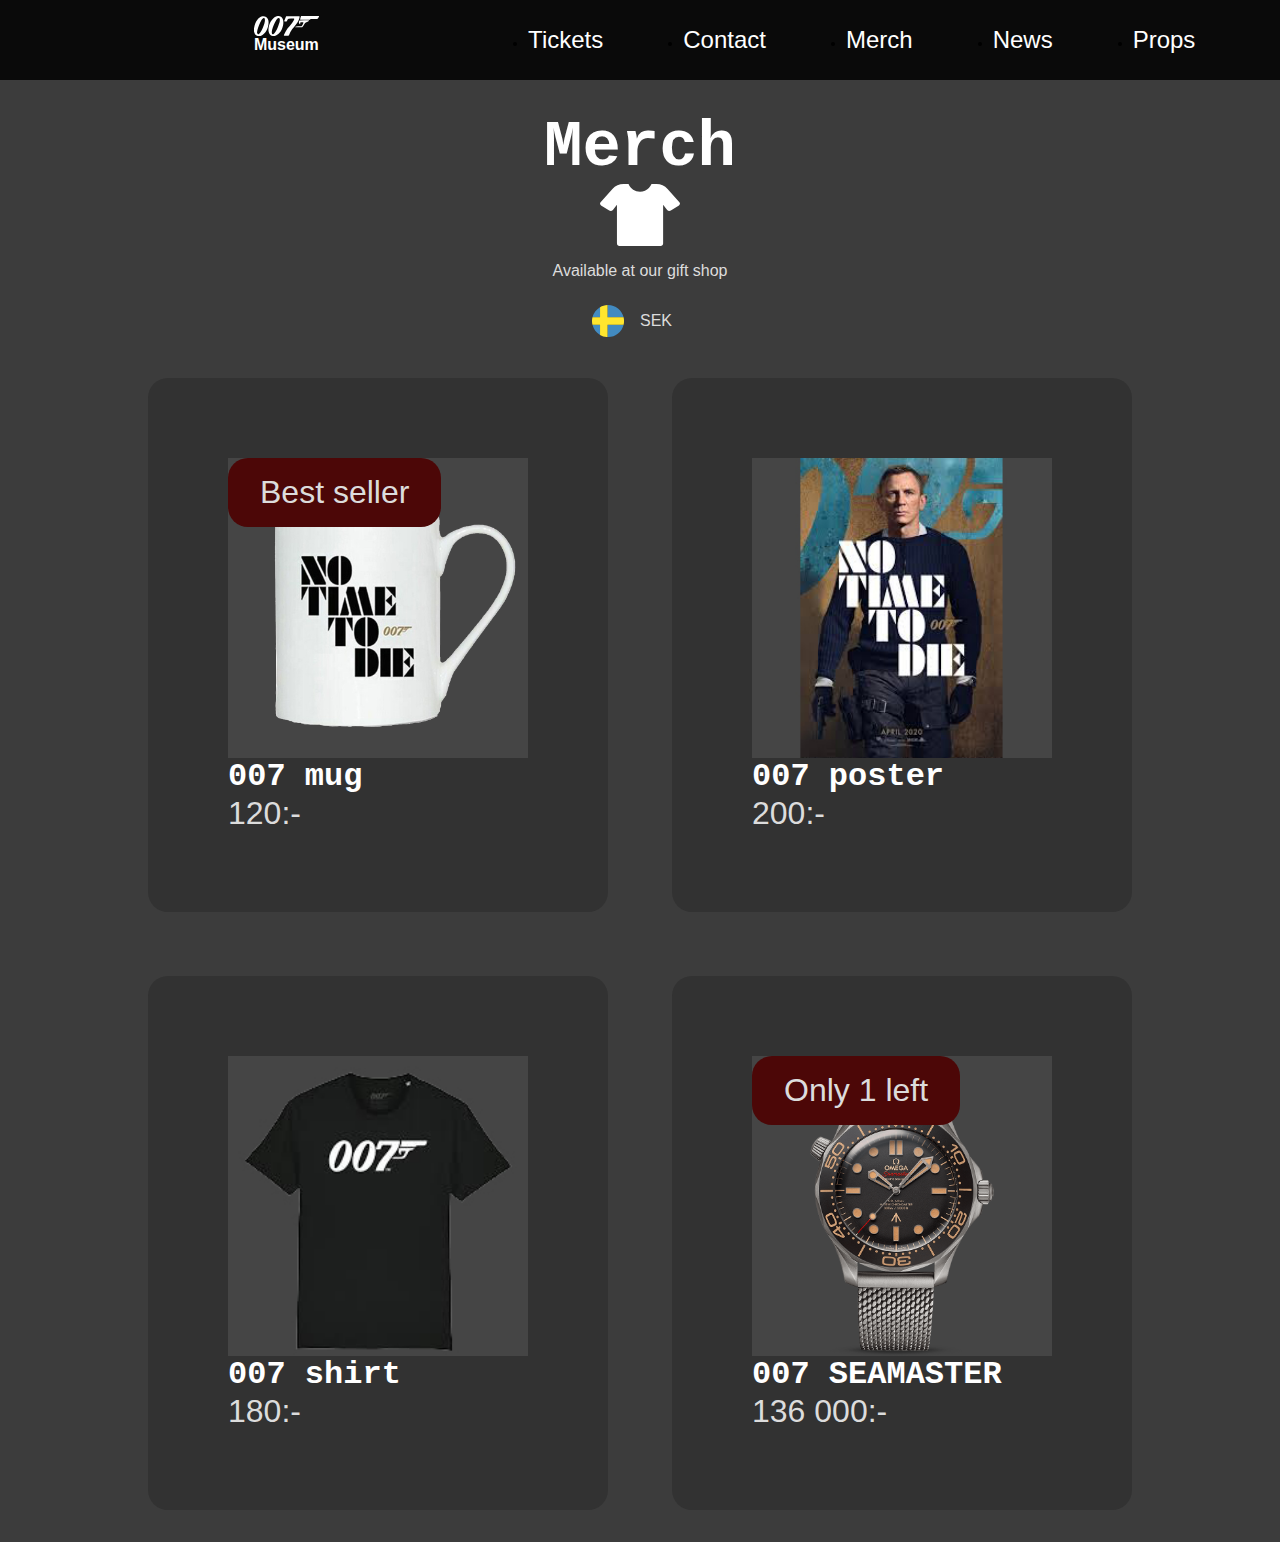
<file: merch.html>
<html>
  <head>
    <link rel="stylesheet" href="style.css">
    <title>Merch</title>
    <script src="nav.js" defer></script>
  </head>
  <header class="primary-header flex sticky">
    <div></div>
    <div class="logo">
      <a href="index.html">
        <img src="images/007logo.svg">
        <h1>Museum</h1>
      </a>
    </div>

    <button aria-controls="primary-navigation" 
    aria-expanded="false" class="mobile-nav-toggle">
      <span 
        class="sr-only">Menu</span>
    </button>

    <nav>
      <ul data-visible="false" id="primary-navigation" class="primary-navigation flex">
        <li class="nav-link"><a href="tickets.html">Tickets</a></li>
        <li class="nav-link"><a href="contact.html">Contact</a></li>
        <li class="nav-link"><a href="merch.html">Merch</a></li>
        <li class="nav-link"><a href="news.html">News</a></li>
        <li class="nav-link"><a href="props.html">Props</a></li>
      </ul>
    </nav>
  </header>
  <body>
    <div class="primary-container">
      <div id="overlay" class="hidden"></div>
      <div class="container title flex">
        <h3>Merch</h3>
        <img class="symbol" src="images/shirt.svg" alt="Shirt">
        <p>Available at our gift shop</p>

        <div class="container flex currency">
          <img src="images/sweden.svg" alt="Flag of Sweden.">
          <p>SEK</p>
        </div>
      </div>

      <div class="assortment flex">
        <div class="container product-card flex">
          <img src="images/NoTimeMug.jpg" alt="">
          <p class="best-seller">Best seller</p>
          <h2>007 mug</h2>
          <p>120:-</p>
        </div>

        <div class="product-card flex">
          <img src="images/NoTimePoster.jpg" alt="">
          <h2>007 poster</h2>
          <p>200:-</p>
        </div>

        <div class="product-card flex">
          <img src="images/007shirt.jpg" alt="">
          <h2>007 shirt</h2>
          <p>180:-</p>
        </div>

        <div class="container product-card flex">
          <img src="images/seamaster007.png" alt="">
          <p class="best-seller">Only 1 left</p>
          <h2>007 SEAMASTER</h2>
          <p>136 000:-</p>
        </div>
      </div>
    </div>
    
  </body>
</html>
</file>
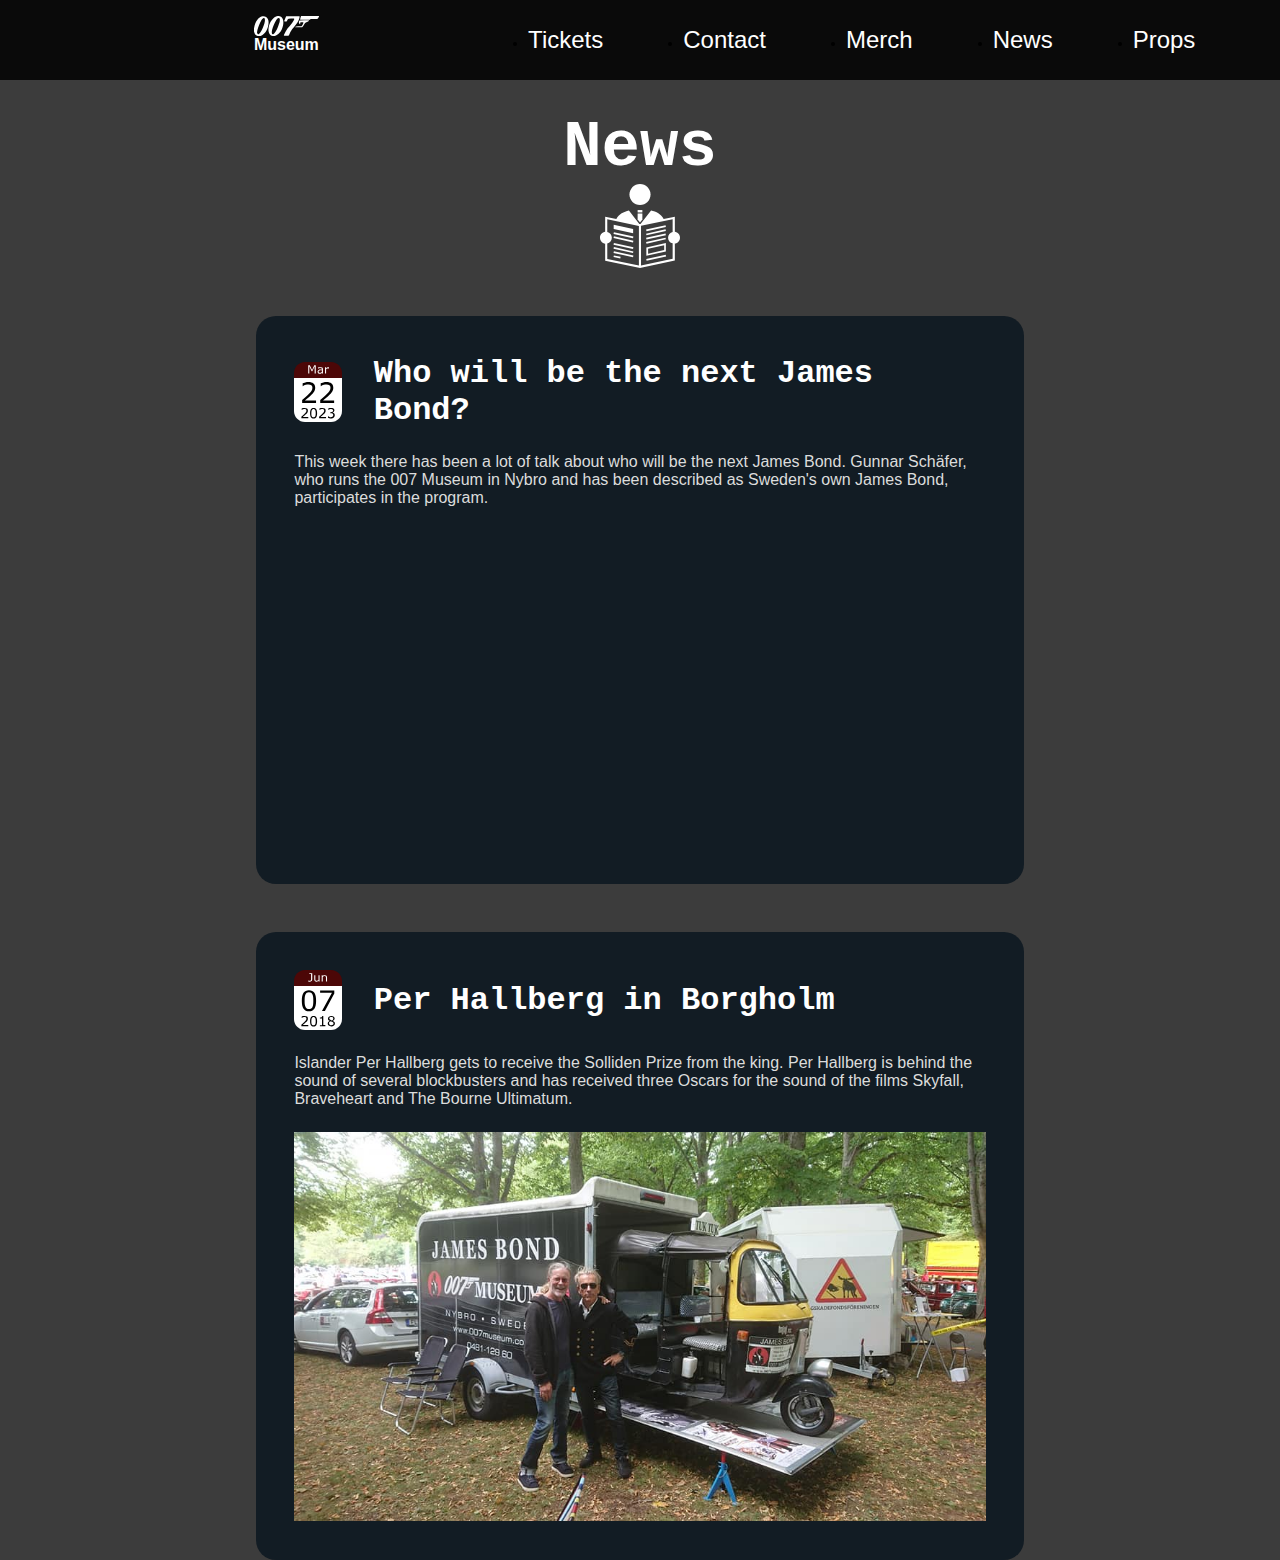
<file: news.html>
<html>
  <head>
    <link rel="stylesheet" href="style.css">
    <title>News</title>
    <script src="nav.js" defer></script>
  </head>
  <header class="primary-header flex sticky">
    <div></div>
    <div class="logo">
      <a href="index.html">
        <img src="images/007logo.svg">
        <h1>Museum</h1>
      </a>
    </div>
    

    <button aria-controls="primary-navigation" 
    aria-expanded="false" class="mobile-nav-toggle">
      <span 
        class="sr-only">Menu</span>
    </button>

    <nav>
      <ul data-visible="false" id="primary-navigation" class="primary-navigation flex">
        <li class="nav-link"><a href="tickets.html">Tickets</a></li>
        <li class="nav-link"><a href="contact.html">Contact</a></li>
        <li class="nav-link"><a href="merch.html">Merch</a></li>
        <li class="nav-link"><a href="news.html">News</a></li>
        <li class="nav-link"><a href="props.html">Props</a></li>
      </ul>
    </nav>
  </header>
  <body>
    <div class="primary-container">
      <div id="overlay" class="hidden"></div>
      <div class="container title flex">
        <h3>News</h3>
        <img class="symbol" src="images/news.svg" alt="Person reading a newspaper.">
      </div>

      <div class="news-column">
        <div class="news-article">
          <div class="date-headline flex">
            <img class="calendar" src="images/date1.svg" alt="March 22nd 2023">
            <h2>Who will be the next James Bond?</h2>
          </div>
          <p>This week there has been a lot of talk 
            about who will be the next James Bond. 
            Gunnar Schäfer, who runs the 007 Museum 
            in Nybro and has been described as Sweden's own James Bond, 
            participates in the program.
          </p>
          <iframe width="560" height="315" src="https://www.youtube.com/embed/cLeB-AVgwrg?si=ucyrY4FJu8LRGOCA" title="YouTube video player" frameborder="0" allow="accelerometer; autoplay; clipboard-write; encrypted-media; gyroscope; picture-in-picture; web-share" referrerpolicy="strict-origin-when-cross-origin" allowfullscreen></iframe>
        </div>

        <div class="news-article">
          <div class="date-headline flex">
            <img class="calendar" src="images/date2.svg" alt="June 7th 2018">
            <h2>Per Hallberg in Borgholm</h2>
          </div>
          <p>Islander Per Hallberg gets to receive the 
            Solliden Prize from the king. 
            Per Hallberg is behind the sound of several 
            blockbusters and has received three Oscars 
            for the sound of the films Skyfall, Braveheart and The Bourne Ultimatum.
          </p>
          <img src="images/hallberg.jpg" alt="Gunnar Schäfer with Per Hallberg, outside.">
        </div>
      </div> 
    </div>
    
  </body>
</html>
</file>
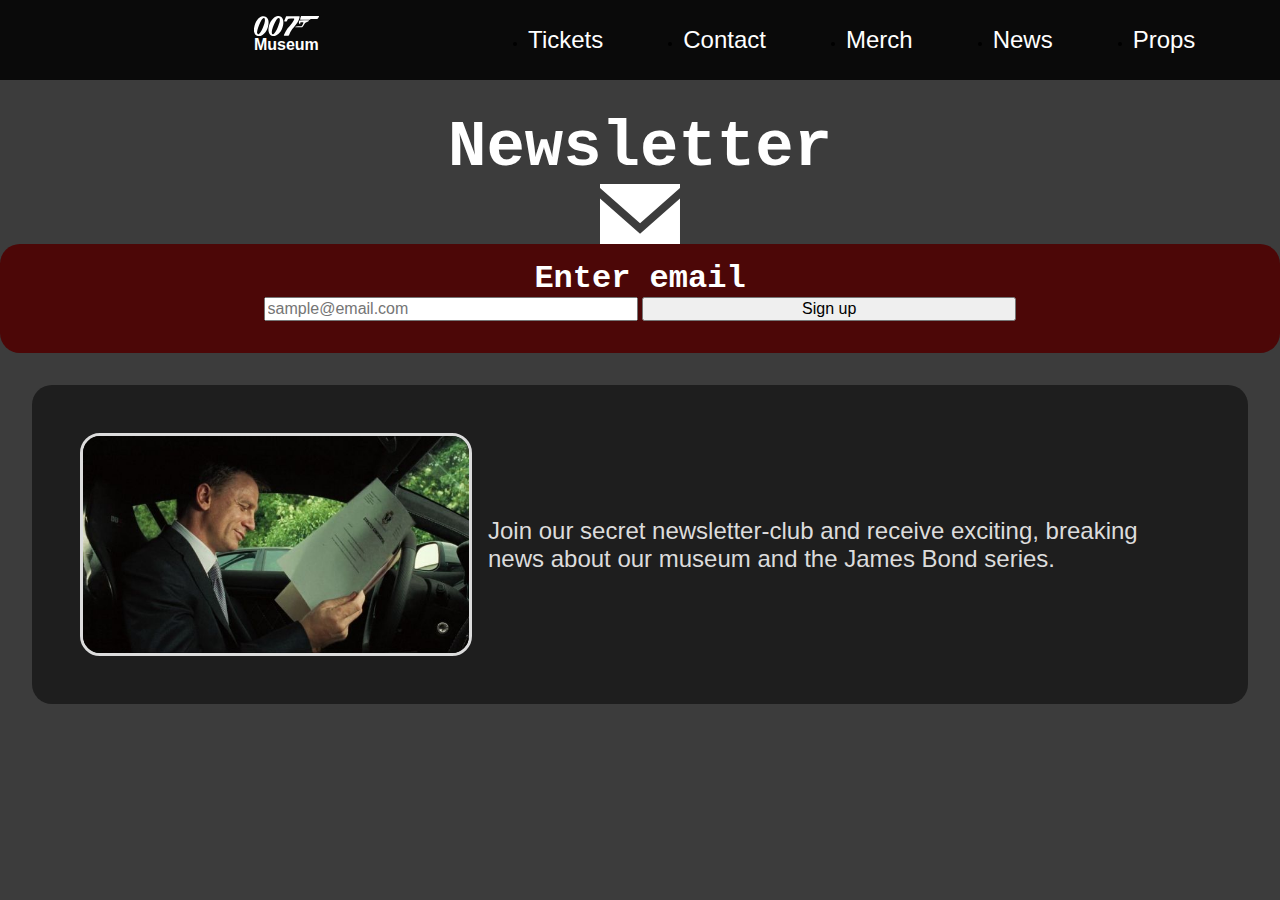
<file: newsletter.html>
<html>
  <head>
    <link rel="stylesheet" href="style.css">
    <title>Newsletter</title>
    <script src="nav.js" defer></script>
    <script src="newsletter.js" defer></script>
  </head>
  <header id="navbar" class="primary-header flex sticky">
    <div></div>
    <div class="logo">
      <a href="index.html">
        <img src="images/007logo.svg">
        <h1>Museum</h1>
      </a>
    </div>
    

    <button aria-controls="primary-navigation" 
    aria-expanded="false" class="mobile-nav-toggle">
      <span 
        class="sr-only">Menu</span>
    </button>

    <nav>
      <ul data-visible="false" id="primary-navigation" class="primary-navigation flex">
        <li class="nav-link"><a href="tickets.html">Tickets</a></li>
        <li class="nav-link"><a href="contact.html">Contact</a></li>
        <li class="nav-link"><a href="merch.html">Merch</a></li>
        <li class="nav-link"><a href="news.html">News</a></li>
        <li class="nav-link"><a href="props.html">Props</a></li>
      </ul>
    </nav>
  </header>
  <body>
    <div class="primary-container">
      <div id="overlay" class="hidden"></div>
      <div class="container title flex">
        <h3>Newsletter</h3>
        <img class="symbol" src="images/mail.svg" alt="Speech bubble.">
      </div>

      <div class="form-container">
        <form>
          <h2>Enter email</h2>
          <input id="email" name="email" type="text" placeholder="sample@email.com" required>
          <input id="submit" type="submit" value="Sign up">
        </form>
      </div>

      <div class="description flex">
        <img src="images/007_letter.jpg" alt="Bond receiving a letter in Casi­no Royale.">
        <p>
          Join our secret newsletter-club and receive exciting, 
          breaking news about our museum and the James Bond series.
        </p> 
      </div>
    </div>
  </body>
</html>
</file>
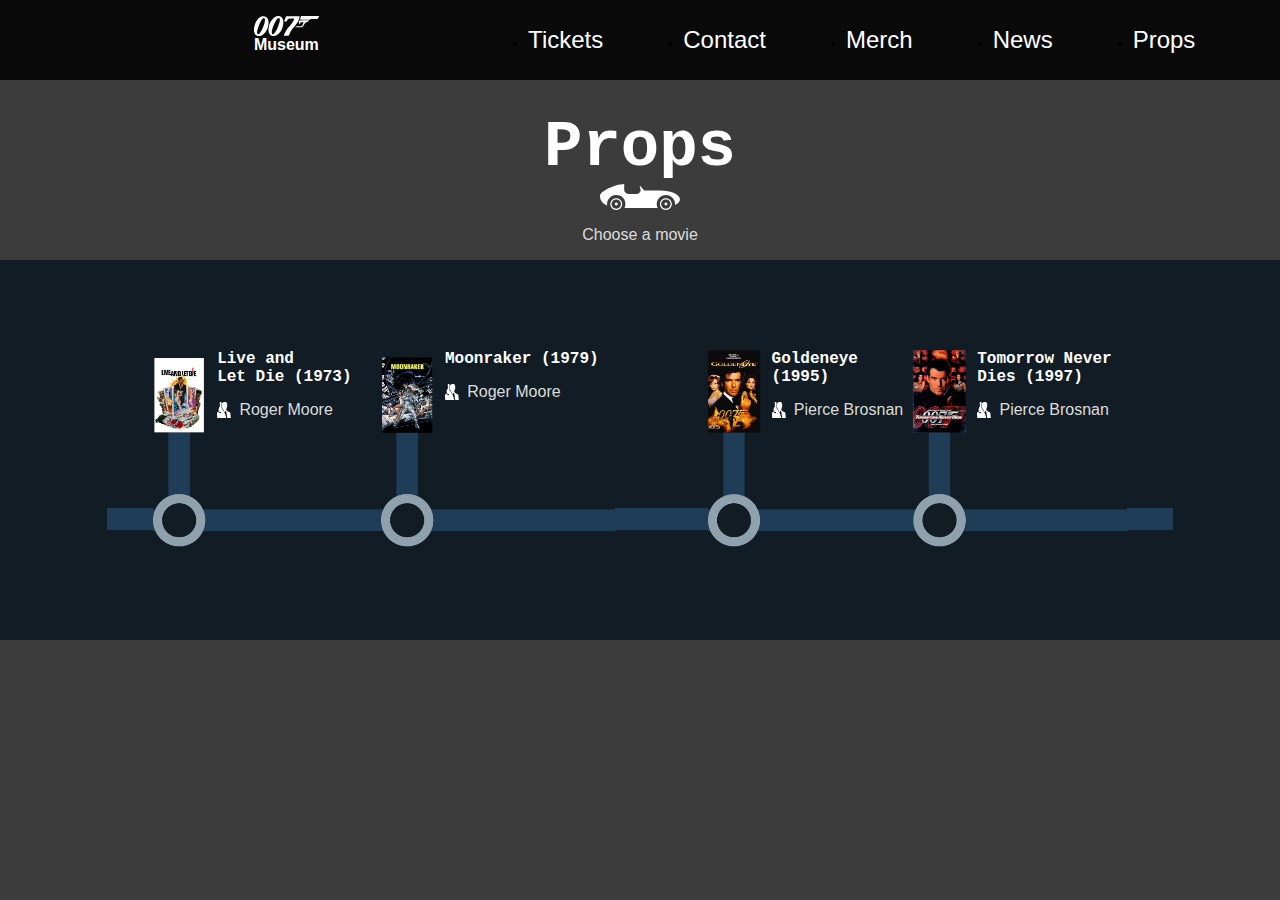
<file: props.html>
<html>
  <head>
    <link rel="stylesheet" href="style.css">
    <title>Props</title>
    <script src="nav.js" defer></script>
  </head>
  <header class="primary-header flex sticky">
    <div></div>
    <div class="logo">
      <a href="index.html">
        <img src="images/007logo.svg">
        <h1>Museum</h1>
      </a>
    </div>
    

    <button aria-controls="primary-navigation" 
    aria-expanded="false" class="mobile-nav-toggle">
      <span 
        class="sr-only">Menu</span>
    </button>

    <nav>
      <ul data-visible="false" id="primary-navigation" class="primary-navigation flex">
        <li class="nav-link"><a href="tickets.html">Tickets</a></li>
        <li class="nav-link"><a href="contact.html">Contact</a></li>
        <li class="nav-link"><a href="merch.html">Merch</a></li>
        <li class="nav-link"><a href="news.html">News</a></li>
        <li class="nav-link"><a href="props.html">Props</a></li>
      </ul>
    </nav>
  </header>
  <body>
    <div class="primary-container">
      <div id="overlay" class="hidden"></div>
      <div class="container title flex">
        <h3>Props</h3>
        <img class="symbol" src="images/car.svg" alt="Car">
        <p>Choose a movie</p>
      </div>

      <div class="timeline">
        <img class="timegap" src="images/timeline_tile.svg" alt="">

        <!-- Tomorrow Never Dies -->
        <a href="1997.html">
          <div class="movie-card">
            <img src="images/tomorrow_never_dies.svg" alt="Tomorrow Never Dies movie artwork">
            
            <div class="movie-details">
              <h2>Tomorrow Never Dies (1997)</h2>
              <div class="actor-card flex">
                <img src="images/actor.svg" alt="Silhouette of James Bond's bust">
                <p class="actor-name">Pierce Brosnan</p>
              </div>
            </div>

          </div>
        </a>

        <img class="timegap" src="images/timeline_tile.svg" alt="">

        <!-- Goldeneye -->
        <a href="1995.html">
          <div class="movie-card">
            <img src="images/goldeneye.svg" alt="Goldeneye movie artwork">
            
            <div class="movie-details">
              <h2>Goldeneye (1995)</h2>
              <div class="actor-card flex">
                <img src="images/actor.svg" alt="Silhouette of James Bond's bust">
                <p class="actor-name">Pierce Brosnan</p>
              </div>
            </div>

          </div>
        </a>

        <img class="timegap" src="images/timeline_tile.svg" alt="">
        <img class="timegap" src="images/timeline_tile.svg" alt="">
        <img class="timegap" src="images/timeline_tile.svg" alt="">

        <!-- Moonraker -->
        <a href="1979.html">
          <div class="movie-card">
            <img src="images/moonraker.svg" alt="Moonraker movie artwork">
            
            <div class="movie-details">
              <h2>Moonraker (1979)</h2>
              <div class="actor-card flex">
                <img src="images/actor.svg" alt="Silhouette of James Bond's bust">
                <p class="actor-name">Roger Moore</p>
              </div>
            </div>

          </div>
        </a>

        <img class="timegap" src="images/timeline_tile.svg" alt="">

        <!-- Live and Let Die -->
        <a href="1973.html">
          <div id="live-and-let-die" class="movie-card">
            <img src="images/live_and_let_die.svg" alt="Live and let die movie artwork">
            
            <div class="movie-details">
              <h2>Live and<br>Let Die (1973)</h2>
              <div class="actor-card flex">
                <img src="images/actor.svg" alt="Silhouette of James Bond's bust">
                <p class="actor-name">Roger Moore</p>
              </div>
            </div>
          </div>
        </a>

        <img class="timegap" src="images/timeline_tile.svg" alt="">

        </div>
        
      </div>

      <!-- DESKTOP TIMELINE -->
      <div class="container timeline-dt flex">
        <img src="images/timegap-dt.png" alt="">

        <!-- Live and Let Die -->
        <a href="1973.html">
          <div id="live-and-let-die" class="movie-card">
            <img src="images/live-dt-01.png" alt="Live and let die movie artwork">
            
            <div class="movie-details">
              <h2>Live and<br>Let Die (1973)</h2>
              <div class="actor-card flex">
                <img src="images/actor.svg" alt="Silhouette of James Bond's bust">
                <p class="actor-name">Roger Moore</p>
              </div>
            </div>
          </div>
        </a>

        <!-- Moonraker -->
        <a href="1979.html">
          <div class="movie-card">
            <img src="images/moonraker-dt-02.png" alt="Moonraker movie artwork">
            
            <div class="movie-details">
              <h2>Moonraker (1979)</h2>
              <div class="actor-card flex">
                <img src="images/actor.svg" alt="Silhouette of James Bond's bust">
                <p class="actor-name">Roger Moore</p>
              </div>
            </div>

          </div>
        </a>

        <img src="images/timegap-dt.png" alt="">
        <img src="images/timegap-dt.png" alt="">

        <!-- Goldeneye -->
        <a href="1995.html">
          <div class="movie-card">
            <img src="images/goldeneye-dt-03.png" alt="Goldeneye movie artwork">
            
            <div class="movie-details">
              <h2>Goldeneye (1995)</h2>
              <div class="actor-card flex">
                <img src="images/actor.svg" alt="Silhouette of James Bond's bust">
                <p class="actor-name">Pierce Brosnan</p>
              </div>
            </div>

          </div>
        </a>

        <!-- Tomorrow Never Dies -->
        <a href="1997.html">
          <div class="movie-card">
            <img src="images/tomorrow-dt-04.png" alt="Tomorrow Never Dies movie artwork">
            
            <div class="movie-details">
              <h2>Tomorrow Never Dies (1997)</h2>
              <div class="actor-card flex">
                <img src="images/actor.svg" alt="Silhouette of James Bond's bust">
                <p class="actor-name">Pierce Brosnan</p>
              </div>
            </div>

          </div>
        </a>

        <img src="images/timegap-dt.png" alt="">

      </div>

    </div>
  </body>
</html>
</file>
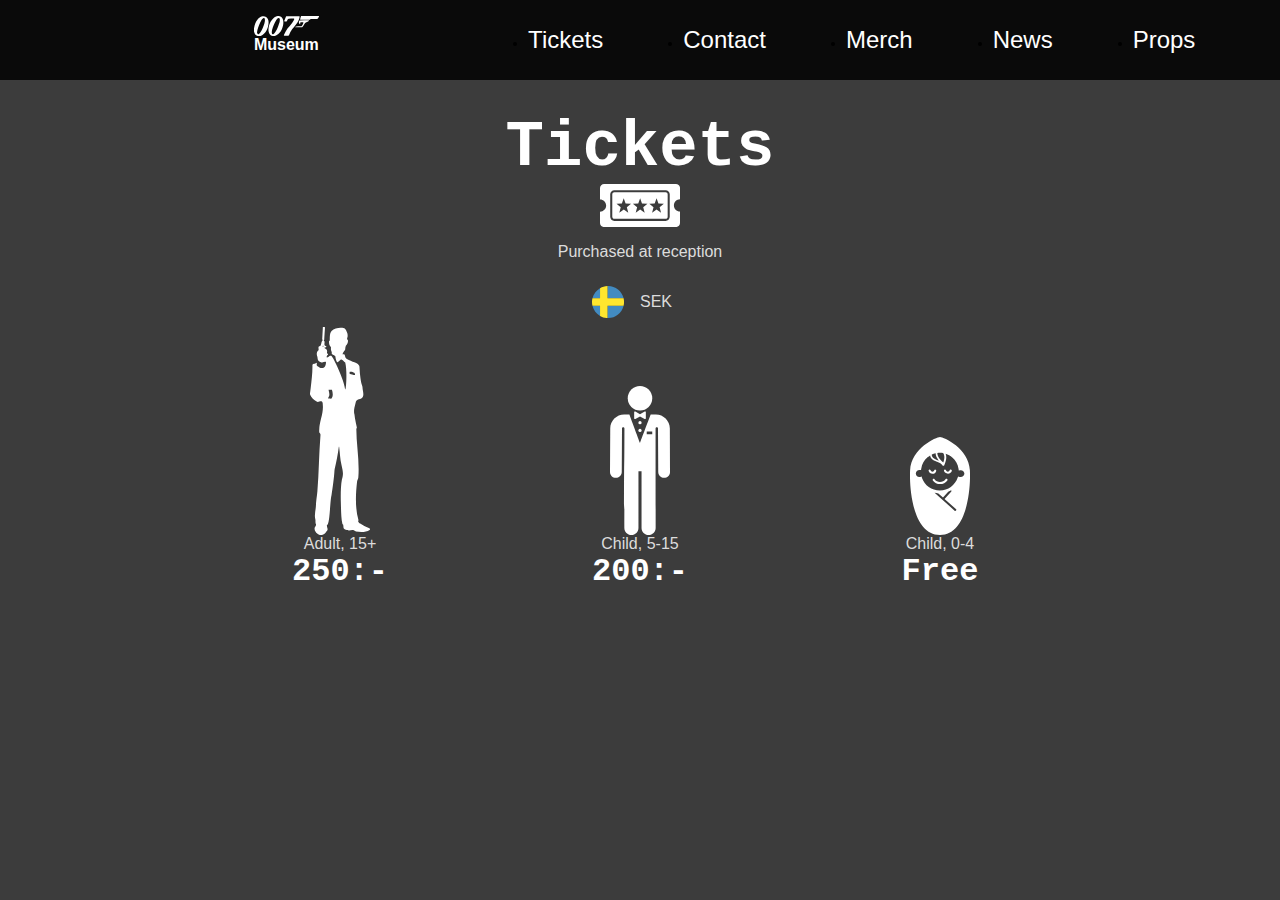
<file: tickets.html>
<html>
  <head>
    <link rel="stylesheet" href="style.css">
    <title>Tickets</title>
    <script src="nav.js" defer></script>
  </head>
  <header id="navbar" class="primary-header flex sticky">
    <div></div>
    <div class="logo">
      <a href="index.html">
        <img src="images/007logo.svg">
        <h1>Museum</h1>
      </a>
    </div>
    

    <button aria-controls="primary-navigation" 
    aria-expanded="false" class="mobile-nav-toggle">
      <span 
        class="sr-only">Menu</span>
    </button>

    <nav>
      <ul data-visible="false" id="primary-navigation" class="primary-navigation flex">
        <li class="nav-link"><a href="tickets.html">Tickets</a></li>
        <li class="nav-link"><a href="contact.html">Contact</a></li>
        <li class="nav-link"><a href="merch.html">Merch</a></li>
        <li class="nav-link"><a href="news.html">News</a></li>
        <li class="nav-link"><a href="props.html">Props</a></li>
      </ul>
    </nav>
  </header>
  <body>
    <div class="primary-container">
      <div id="overlay" class="hidden"></div>

      <div class="container title flex">
        <h3>Tickets</h3>
        <img class="symbol" src="images/ticket.svg" alt="Ticket symbol">
        <p>Purchased at reception</p>
        
        <div class="container flex currency">
          <img src="images/sweden.svg" alt="Flag of Sweden.">
          <p>SEK</p>
        </div>
      </div>

      <div class="container flex customers">
        <div class="customer flex">
          <img src="images/adult.svg" alt="Adult">
          <p>Adult, 15+</p>
          <h2>250:-</h2>
        </div>
        <div class="customer flex">
          <img src="images/child.svg" alt="Child">
          <p>Child, 5-15</p>
          <h2>200:-</h2>
        </div>
        <div class="customer flex">
          <img src="images/baby.svg" alt="Baby">
          <p>Child, 0-4</p>
          <h2>Free</h2>
        </div>
      </div>
    </div>
    
  </body>
</html>
</file>
<file: style.css>
:root {
  --background: rgb(30,30,30);
  --background-header: rgb(10,10,10);
  --gray-50: rgb(220,220,220);
  --gray-100: rgb(100,100,100);
  --gray-800: rgb(60,60,60);
  --gray-900: rgb(50,50,50);
  --red-900: rgba(76,7,7,0.95);
  --red-1000: rgb(76,7,7);
  --blue-900: rgb(18,28,36);

  --font-size-100: 1rem;
  --font-size-150: 1.5rem;
  --font-size-200: 2rem;
  --font-size-300: 3rem;
  --font-size-400: 4rem;
  --font-size-500: 5rem;
  --font-size-1000: 10rem;

  --title-font: sans-serif;
  --link-font: sans-serif;
  --monospace-font: 'Courier New', Courier, monospace;
}

*, *::before, *::after {
  box-sizing: border-box;
}

header {
  z-index: 1000;
}

body {
  margin: 0;
  padding-top: 80px;
  overflow-x: hidden;
  background: var(--gray-800);
}

/* Screen-reader only */
.sr-only {
	border: 0 !important;
	clip: rect(1px, 1px, 1px, 1px) !important;
	-webkit-clip-path: inset(50%) !important;
		clip-path: inset(50%) !important;
	height: 1px !important;
	margin: -1px !important;
	overflow: hidden !important;
	padding: 0 !important;
	position: absolute !important;
	width: 1px !important;
	white-space: nowrap !important;
}

.flex {
  display: flex;
}

.sticky {
  position: fixed;
  top: 0;
  width: 100%;
}

.nav-link a:hover {
  background: url(images/target.svg);
  background-repeat: no-repeat;
  background-position: center;
  background-size: contain;
}

a, h1, h2, h3{
  text-decoration: none;
  color: white;
  margin: 0;
}

p {
  margin: 0;
  color: var(--gray-50);
  font-family: Verdana, Geneva, Tahoma, sans-serif;
}

h1 {
  font-family: var(--title-font);
  font-size: var(--font-size-300);
  text-align: center;
}

h2 {
  font-family: var(--monospace-font);
  font-size: var(--font-size-400);
}

h3 {
  font-family: var(--monospace-font);
  font-size: var(--font-size-1000);
  margin: 2rem 0 0 0;
}

.container {
  position: relative;
}

/* Bond's cars */

#come-see {
  align-items: center;
  justify-content: space-around;
  background: black;
  padding: 5rem 0;
}

.arrow {
  height: 5rem;
  animation: float 4s ease-in-out infinite;
}

@keyframes float {
  0% {
    transform: translatey(-5px);
  }
  50% {
    transform: translatey(5px);
  }
  100% {
    transform: translatey(-5px);
  }
}

.description {
  margin: 2rem;
  padding: 3rem;
  background: var(--background);
  border-radius: 20px;

  flex-direction: column;
}

.description img {
  align-self: center;
  border: 10px var(--gray-50) solid;
  border-radius: 20px;
}

.description p {
  margin: 3rem 0;
  font-size: var(--font-size-300)
}

.see-btn {
  padding: 2rem;
  background: var(--red-1000);
  border-radius: 20px;
}

.map {
  margin: 2rem;
  padding: 3rem;
  border-radius: 20px;
  background: var(--background);

  flex-direction: column;
}

.address {
  position: absolute;
  font-size: var(--font-size-300);
  top: 3rem;
  left: 5rem;
}

.title {
  flex-direction: column;
  align-items: center;
}

.symbol {
  width: clamp(50px, 30%, 150px);
  max-height: 100px;
}

.title p {
  padding: 2rem;
  font-size: var(--font-size-200);
}

/* Tickets */

.currency {
  align-items: center;
}

.currency img {
  width: 5rem;
}

.customers {
  padding: 0;
  align-items: end;
  justify-content: center;
  flex-wrap: wrap;
}

.customer {
  flex-direction: column;
  align-items: center;

  padding: 2rem;
}

/* Contact */

.contact-list {
  margin: 1rem;
}

.contact {
  align-items: center;
  justify-content: start;
  background: var(--gray-900);
  margin: 2rem 0;
  border-radius: 20px;
}

.socials {
  justify-content: center;
}

.social-card {
  align-items: center;
  text-align: center;
  background: var(--red-1000);
  margin: 1rem;
  padding: 2rem;
  border-radius: 20px;
}

.social-card p {
  margin: 1rem 0;
  font-size: var(--font-size-200);
}

.social-card img {
  margin-top: 1rem;
  width: clamp(3rem, 34%, 100px)
}

/* Merch */

.assortment {
  flex-wrap: wrap;
  justify-content: center;
  align-items: center;
}

.product-card {
  background: var(--gray-900);
  border-radius: 20px;
  margin: 2rem;
  padding: 5rem;
  flex-direction: column;
}

.product-card p {
  font-size: var(--font-size-300);
}

.product-card img {
  height: clamp(300px, 3vw, 400px); 
  align-self: center;
}

/* News */

.news-column {
  margin: 2rem;
}

.news-article {
  background-color: var(--blue-900);
  border-radius: 20px;
  margin: 3rem 0 0;
  padding: 5vw;
}

.news-article p {
  margin: 2rem 0;
  font-size: var(--font-size-300);
}

.date-headline {
  justify-content: left;
  align-items: center;
  font-size: var(--font-size-300);
}

.calendar {
  margin: 0 2rem 0 0;
  height: clamp(50px, 25vw, 180px);
}

iframe {
  width: 100%;
}

.news-article > img {
  width: 100%;
}

.news-article p {
  padding: 1rem 0;
  font-size: var(--font-size-100);
}

/* Props */

.timeline {
  background: url(images/timeline_tile.svg);
  background-repeat: repeat-y;
  background-position: center;
  background-size: cover;
}

.movie-card {
  position: relative;
}

.movie-details {
  position: absolute;
  top: 0;
  left: 43vw;
}

.actor-name {
  font-size: var(--font-size-300);
}

.movie-details img {
  height: 5rem;
  margin: 1rem 2rem 1rem 0;
}

.actor-card {
  align-items: center;
}

.timegap {
  margin: 0;
  padding: 0;
}

.breadcrumbs {
  padding: 2rem 0 0 2rem;
}

.crumb-link {
  text-decoration: underline;
}

.vehicle-img {
  border: 10px var(--gray-50) solid;
  border-radius: 20px;
}

/* Newsletter */

.form-container {
  text-align: center;
  background: var(--red-1000);
  border-radius: 20px;
}

.best-seller {
  position: absolute;
  padding: 1rem 2rem;
  border-radius: 20px;
  background-color: var(--red-1000);
}

@media only screen and (max-width: 70em) {

  .primary-header{
    justify-content: space-between;
    background: var(--background-header);
    padding: 0 4rem 4rem;
  }

  /* Hamburger btn */
  .mobile-nav-toggle{
    position: absolute;
    display: block;
    cursor: pointer;
    z-index: 1000;
    background-color: transparent;
    background: url("images/hamburger.svg");
    background-repeat: no-repeat;
    border: 0;
    aspect-ratio: 1;
    width: 4rem;
    right: 3rem;
    top: 4rem;
  }

  .logo {
    height: 4rem;
    margin: 2rem;
    color: var(--gray-50);
  }

  .primary-navigation {
    position: fixed;
    flex-direction: column;
    list-style: none;
    z-index: 999;
    margin: 0;
    padding: 0;
    font-family: var(--link-font);

    gap: 8rem;
    inset: 0 0 0 0;
    transform: translateX(100%);
    transition: transform 200ms ease-out;
    background: var(--red-1000);
  }

  .primary-navigation:first-child {
    padding-top: 10vh;
  }

  .primary-navigation a {
    padding: 5rem;
    font-size: var(--font-size-500);
    border-radius: 4px;
    transition: 0.5s ease-out;
  }

  .primary-container {
    margin-top: 7rem;
  }

  .call-to-action {
    position: absolute;
    top: 2rem;
    left: 0;
    right: 0;
    text-align: center;
    text-decoration: underline;
  }

  .gunbarrel {
    position: relative;
    z-index: -1;
  }

  .map {
    margin: 2rem;
    padding: 3rem;
    border-radius: 20px;
    background: var(--background);

    flex-direction: column;
  }

  .map-image {
    border-radius: 20px;
  }

  .address {
    position: absolute;
    font-size: var(--font-size-300);
    top: 3rem;
    left: 5rem;
  }

  /* Tickets */

  .customer img {
    width: clamp(100px, 40%, 200px);
  }

  .customer p {
    padding: 1rem 0 0 0;
    font-size: var(--font-size-300);
  }

  /* Contact */

  .contact-list {
    flex-direction: column;
    margin: 10vw;
  }
  
  .contact h2 {
    margin-bottom: 0;
  }
  
  .contact p {
    font-size: var(--font-size-200);
  }
  
  .contact img {
    margin: 4rem 3rem;
    width: clamp(3rem, 34%, 100px);
  }
  
  .contact-detail {
    text-align: left;
  }

  .socials {
    flex-wrap: wrap;
  }

  /* Merch */

  .product-card {
    width: 100%;
  }

  /* News */

  /* Props */

  .back {
    position: absolute;
    aspect-ratio: 1;
    width: 5rem;
    left: 3rem;
    top: 3.5rem;
  }

  .timeline-dt {
    display: none;
  }

  /* Newsletter */

  .form-container {
    margin: 5rem;
    padding: 2rem;
  }

  input {
    width: 100%;
    margin: 8px 0;
    font-size: var(--font-size-300);
  }

  @supports (backdrop-filter: blur(1rem)){
    .primary-navigation {
      background: var(--red-1000);
      backdrop-filter: blur(2rem);
    }
  }

  .primary-navigation[data-visible="true"] {
    transform: translateX(30%);
  }

  .mobile-nav-toggle[aria-expanded="true"] {
    background: url("images/close.svg");
  }

  .hidden {
    display: none;
  }

  #overlay {
    position: fixed;
    top: 0;
    left: 0;
    right: 0;
    bottom: 0;
    background-color: rgba(0, 0, 0, 0.8);
    pointer-events: none;
    transition: 0.3s;
    z-index: 50;
  }
}

@media (min-width: 70em) {
  .mobile-nav-toggle {
    display: none;
  }

  h1 {
    font-size: var(--font-size-100);
  }

  h2 {
    font-size: var(--font-size-200);
  }

  h3 {
    font-size: var(--font-size-400);
  }

  p {
    font-size: var(--font-size-100);
  }

  .primary-header {
    background: var(--background-header);
    align-items: center;
    justify-content: space-around;
  }

  .primary-navigation {
    gap: 5rem;
  }

  .primary-navigation a {
    padding: 1rem 0;
    font-family: var(--link-font);
    font-size: var(--font-size-150);
    transition: 0.3s;
  }

  .nav-link a:hover {
    background: url(images/target-dt.svg);
    background-repeat: no-repeat;
    background-position: center;
    background-size: contain;
  }

  .logo {
    padding-top: 1rem;
    font-family: var(--title-font);
    height: 5rem;
  }

  .nav-link {
    font-family: var(--monospace-font);
  }

  .call-to-action {
    position: absolute;
    font-size: var(--font-size-200);
    top: 1rem;
    left: 0;
    right: 0;
    text-align: center;
    text-decoration: underline;
  }

  #come-see {
    padding: 2rem 0;
  }

  .description {
    flex-direction: row;
    align-items: center;
  }

  .description img {
    border-width: 3px;
    border-radius: 20px;
    width: 35%;
  }
  
  .description p {
    margin: 1rem;
    font-size: var(--font-size-150);
  }

  .see-btn {
    margin: 1rem;
  }

  .address p{
    font-size: var(--font-size-200);
  }

  .symbol {
    width: clamp(50px, 15%, 80px);
    max-height: 100px;
  }

  .title p {
    padding: 1rem;
    font-size: var(--font-size-100);
  }

  .currency img {
    width: 2rem;
  }

  /* Tickets */

  .customers {
    justify-content: center;
  }

  .customer {
    padding: 0;
  }

  .customer img {
    width: clamp(20px, 20%, 80px);
  }

  /* Contact */

  .contact {
    margin: 1rem;
  }

  .contact img {
    margin: 1rem;
    width: clamp(3rem, 34%, 50px);
  }

  .contact-detail {
    margin: 1rem 0 ;
  }

  .product-card p {
    font-size: var(--font-size-200);
  }

  /* News */

  .news-column {
    margin: 0 20vw;
  }
  
  .news-article p {
    margin: 0.5rem 0;
  }

  .date-headline {
    justify-content: left;
    align-items: center;
    font-size: var(--font-size-300);
  }

  .calendar {
    margin: 0 2rem 0 0;
    height: clamp(30px, 5vw, 60px);
  }

  /* Props */

  .back {
    position: absolute;
    aspect-ratio: 1;
    width: 2rem;
    left: 1rem;
    top: 1.5rem;
  }

  .timeline {
    display: none;
  }

  .timeline-dt{
    justify-content: center;
    background: var(--blue-900);
    padding: 10vh;
  }

  .timeline-dt img {
    height: 200px;
  }

  .movie-details {
    position: absolute;
    top: 0;
    left: 4rem;
  }

  .movie-details h2 {
    font-size: var(--font-size-100);
  }
  
  .movie-details img {
    height: 1rem;
    margin: 1rem 0.5rem 1rem 0;
  }
  
  .actor-card {
    align-items: center;
  }

  .actor-name {
    font-size: var(--font-size-100);
  }

  .news-article {
    padding: 3vw;
  }

  .vehicle-img {
    border: 5px var(--gray-50) solid;
  }

  /* Newsletter */

  .form-container {
    margin: auto;
    padding: 1rem;
  }

  input {
    width: 30%;
    font-size: var(--font-size-100);
  }
  
}

/* Title animation */

.first-logo, .title h3 {
  animation: fall-fade 1s ease-out;
}

.call-to-action {
  animation: fall-fade-late 2s ease-out;
}

.title img {
  animation: fade-late 1.8s ease-out;
}

.title p {
  animation: fade-late 2s ease-out;
}

@keyframes fall-fade {
  0% {
      opacity: 0;
      transform: translateY(-40px);
  }

  70% {
    opacity: 1;
    transform : translateY(2px);
  }

  100% {
      opacity: 1;
      transform : translateY(0);
  }
}

@keyframes fall-fade-late {
  0% {
      opacity: 0;
      transform: translateY(-40px);
  }

  40% {
    opacity: 0;
    transform: translateY(-40px);
  }

  80% {
    opacity: 1;
    transform : translateY(2px);
  }

  100% {
      opacity: 1;
      transform : translateY(0);
  }
}

@keyframes fade-late {
  0% {
      opacity: 0;
  }

  50% {
    opacity: 0;
  }

  100% {
      opacity: 1;
  }
}
</file>
